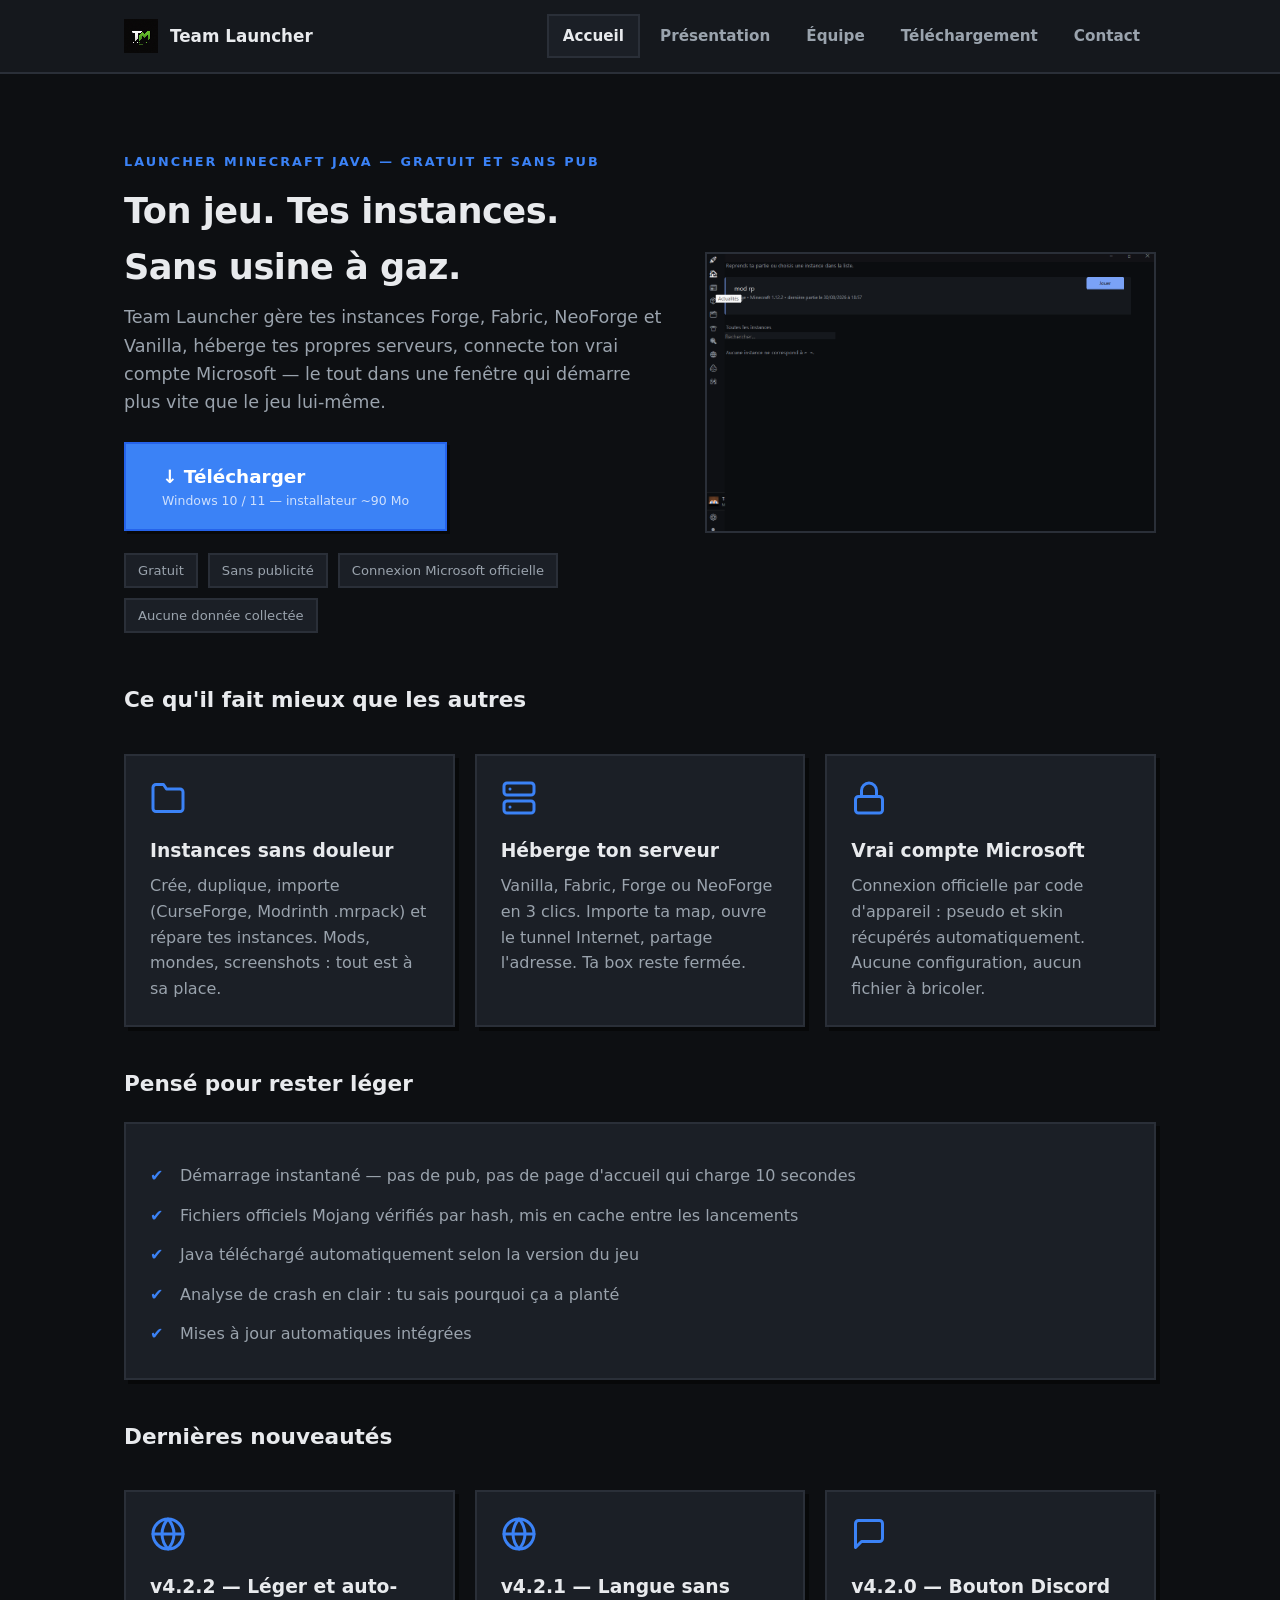
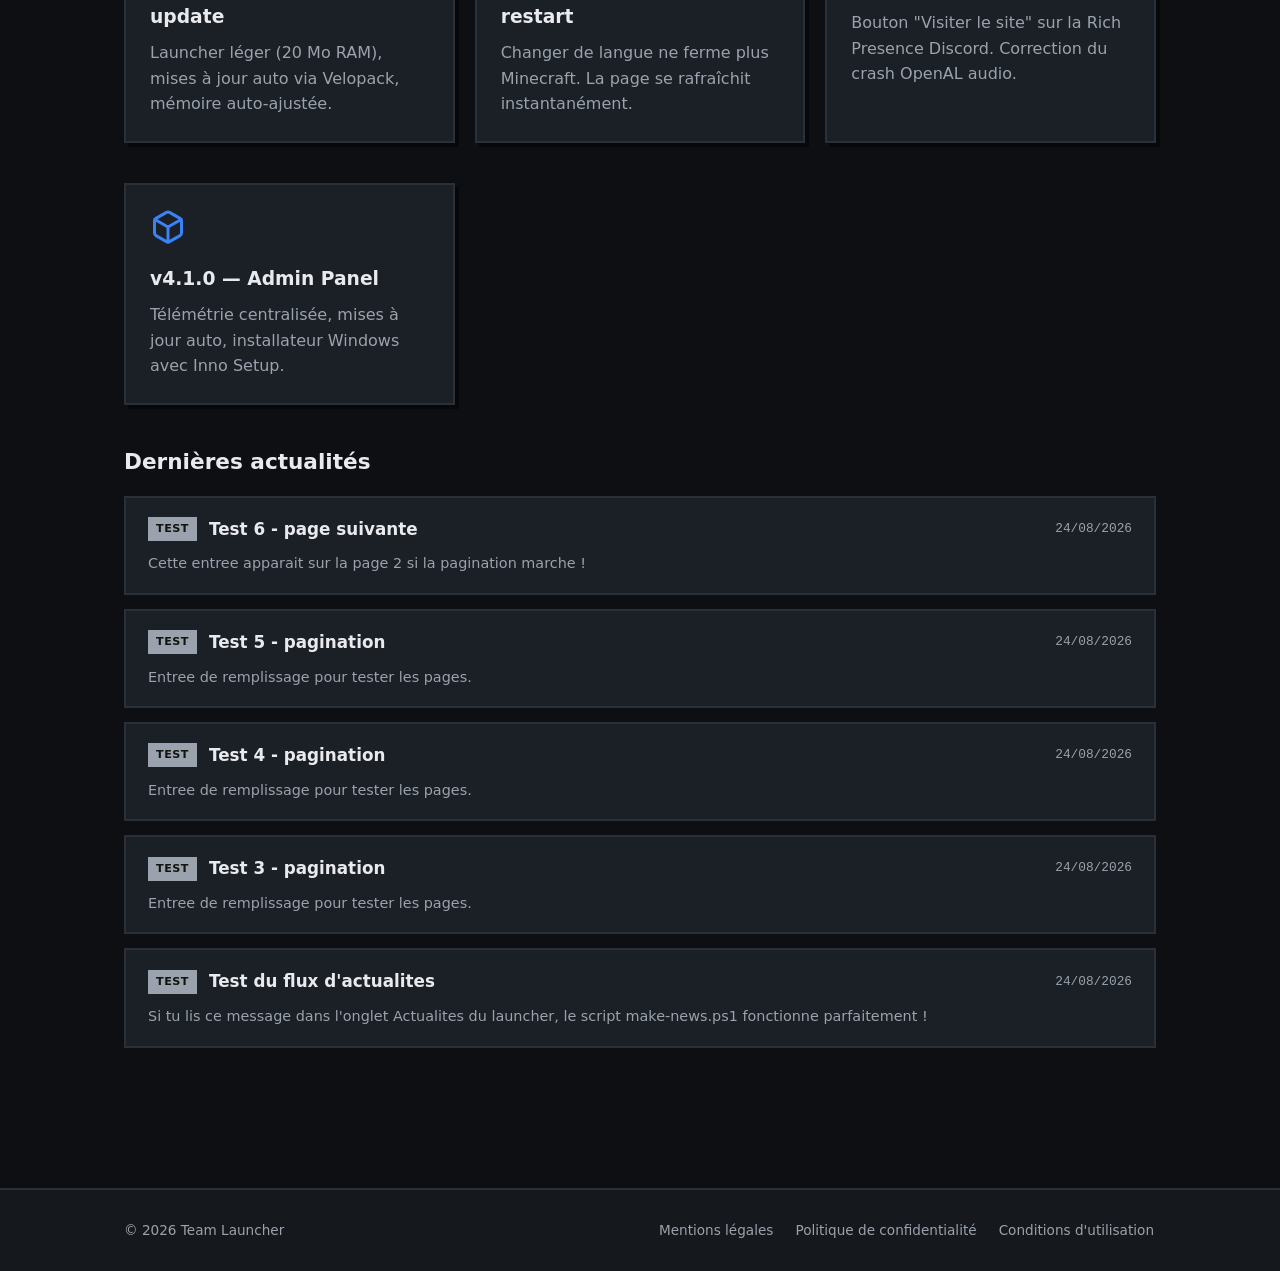
<file: site/website/index.html>
<!DOCTYPE html>
<html lang="fr">
<head>
    <meta charset="UTF-8">
    <meta name="viewport" content="width=device-width, initial-scale=1.0">
    <title>Team Launcher — Un launcher Minecraft léger, complet, sans fioritures</title>
    <meta name="description" content="Team Launcher est un launcher Minecraft Java gratuit : instances, mods, serveurs hébergés, Discord Rich Presence. Sans publicité, sans collecte de données.">
    <meta property="og:title" content="Team Launcher — Launcher Minecraft léger et complet">
    <meta property="og:description" content="Gère tes instances, mods et serveurs Minecraft. Gratuit, sans pub, connexion Microsoft officielle.">
    <meta property="og:type" content="website">
    <meta property="og:image" content="img/logo.png">
    <link rel="icon" href="img/logo.png">
    <link rel="stylesheet" href="css/style.css">
</head>
<body>

<header>
    <div class="navbar">
        <a class="brand" href="index.html">
            <img src="img/logo.png" alt="Logo Team Launcher">
            Team Launcher
        </a>
        <nav>
            <a href="index.html" class="active">Accueil</a>
            <a href="presentation.html">Présentation</a>
            <a href="equipe.html">Équipe</a>
            <a href="telechargement.html">Téléchargement</a>
            <a href="contact.html">Contact</a>
        </nav>
    </div>
</header>

<main>
    <section class="hero">
        <div>
            <div class="kicker">Launcher Minecraft Java — gratuit et sans pub</div>
            <h1>Ton jeu. Tes instances.<br>Sans usine à gaz.</h1>
            <p class="lead">
                Team Launcher gère tes instances Forge, Fabric, NeoForge et Vanilla,
                héberge tes propres serveurs, connecte ton vrai compte Microsoft —
                le tout dans une fenêtre qui démarre plus vite que le jeu lui-même.
            </p>
            <p style="margin-top: 26px;">
                <a class="btn btn-primary btn-big" href="telechargement.html">↓ Télécharger
                    <span class="sub">Windows 10 / 11 — installateur ~90 Mo</span>
                </a>
            </p>
            <div class="badge-row">
                <span class="badge">Gratuit</span>
                <span class="badge">Sans publicité</span>
                <span class="badge">Connexion Microsoft officielle</span>
                <span class="badge">Aucune donnée collectée</span>
            </div>
        </div>
        <div class="hero-shot">
            <img src="img/capture-accueil.png" alt="Capture d'écran du launcher Team Launcher">
        </div>
    </section>

    <h2>Ce qu'il fait mieux que les autres</h2>
    <div class="grid-3">
        <div class="card">
            <svg class="icon-svg" viewBox="0 0 24 24" fill="none" stroke="currentColor" stroke-width="2" stroke-linecap="round" stroke-linejoin="round"><path d="M22 19a2 2 0 0 1-2 2H4a2 2 0 0 1-2-2V5a2 2 0 0 1 2-2h5l2 3h9a2 2 0 0 1 2 2z"/></svg>
            <h3>Instances sans douleur</h3>
            <p>Crée, duplique, importe (CurseForge, Modrinth .mrpack) et répare
               tes instances. Mods, mondes, screenshots : tout est à sa place.</p>
        </div>
        <div class="card">
            <svg class="icon-svg" viewBox="0 0 24 24" fill="none" stroke="currentColor" stroke-width="2" stroke-linecap="round" stroke-linejoin="round"><rect x="2" y="2" width="20" height="8" rx="2" ry="2"/><rect x="2" y="14" width="20" height="8" rx="2" ry="2"/><line x1="6" y1="6" x2="6.01" y2="6"/><line x1="6" y1="18" x2="6.01" y2="18"/></svg>
            <h3>Héberge ton serveur</h3>
            <p>Vanilla, Fabric, Forge ou NeoForge en 3 clics. Importe ta map,
               ouvre le tunnel Internet, partage l'adresse. Ta box reste fermée.</p>
        </div>
        <div class="card">
            <svg class="icon-svg" viewBox="0 0 24 24" fill="none" stroke="currentColor" stroke-width="2" stroke-linecap="round" stroke-linejoin="round"><rect x="3" y="11" width="18" height="11" rx="2" ry="2"/><path d="M7 11V7a5 5 0 0 1 10 0v4"/></svg>
            <h3>Vrai compte Microsoft</h3>
            <p>Connexion officielle par code d'appareil : pseudo et skin récupérés
               automatiquement. Aucune configuration, aucun fichier à bricoler.</p>
        </div>
    </div>

    <h2>Pensé pour rester léger</h2>
    <div class="card">
        <ul class="checklist">
            <li>Démarrage instantané — pas de pub, pas de page d'accueil qui charge 10 secondes</li>
            <li>Fichiers officiels Mojang vérifiés par hash, mis en cache entre les lancements</li>
            <li>Java téléchargé automatiquement selon la version du jeu</li>
            <li>Analyse de crash en clair : tu sais pourquoi ça a planté</li>
            <li>Mises à jour automatiques intégrées</li>
        </ul>
    </div>

    <h2>Dernières nouveautés</h2>
    <div class="grid-3">
        <div class="card">
            <svg class="icon-svg" viewBox="0 0 24 24" fill="none" stroke="currentColor" stroke-width="2" stroke-linecap="round" stroke-linejoin="round"><circle cx="12" cy="12" r="10"/><line x1="2" y1="12" x2="22" y2="12"/><path d="M12 2a15.3 15.3 0 0 1 4 10 15.3 15.3 0 0 1-4 10 15.3 15.3 0 0 1-4-10 15.3 15.3 0 0 1 4-10z"/></svg>
            <h3>v4.2.2 — Léger et auto-update</h3>
            <p>Launcher léger (20 Mo RAM), mises à jour auto via Velopack, mémoire auto-ajustée.</p>
        </div>
        <div class="card">
            <svg class="icon-svg" viewBox="0 0 24 24" fill="none" stroke="currentColor" stroke-width="2" stroke-linecap="round" stroke-linejoin="round"><circle cx="12" cy="12" r="10"/><line x1="2" y1="12" x2="22" y2="12"/><path d="M12 2a15.3 15.3 0 0 1 4 10 15.3 15.3 0 0 1-4 10 15.3 15.3 0 0 1-4-10 15.3 15.3 0 0 1 4-10z"/></svg>
            <h3>v4.2.1 — Langue sans restart</h3>
            <p>Changer de langue ne ferme plus Minecraft. La page se rafraîchit instantanément.</p>
        </div>
        <div class="card">
            <svg class="icon-svg" viewBox="0 0 24 24" fill="none" stroke="currentColor" stroke-width="2" stroke-linecap="round" stroke-linejoin="round"><path d="M21 15a2 2 0 0 1-2 2H7l-4 4V5a2 2 0 0 1 2-2h14a2 2 0 0 1 2 2z"/></svg>
            <h3>v4.2.0 — Bouton Discord</h3>
            <p>Bouton "Visiter le site" sur la Rich Presence Discord. Correction du crash OpenAL audio.</p>
        </div>
        <div class="card">
            <svg class="icon-svg" viewBox="0 0 24 24" fill="none" stroke="currentColor" stroke-width="2" stroke-linecap="round" stroke-linejoin="round"><path d="M21 16V8a2 2 0 0 0-1-1.73l-7-4a2 2 0 0 0-2 0l-7 4A2 2 0 0 0 3 8v8a2 2 0 0 0 1 1.73l7 4a2 2 0 0 0 2 0l7-4A2 2 0 0 0 21 16z"/><polyline points="3.27 6.96 12 12.01 20.73 6.96"/><line x1="12" y1="22.08" x2="12" y2="12"/></svg>
            <h3>v4.1.0 — Admin Panel</h3>
            <p>Télémétrie centralisée, mises à jour auto, installateur Windows avec Inno Setup.</p>
        </div>
    </div>

    <h2>Dernières actualités</h2>
    <div id="news-feed" class="news-feed">
        <p class="news-loading">Chargement des actualités…</p>
    </div>
</main>

<footer>
    <div class="footer-inner">
        <span>© 2026 Team Launcher</span>
        <nav>
            <a href="mentions-legales.html">Mentions légales</a>
            <a href="confidentialite.html">Politique de confidentialité</a>
            <a href="conditions-utilisation.html">Conditions d'utilisation</a>
        </nav>
    </div>
</footer>

<script src="js/news.js"></script>
</body>
</html>
</file>
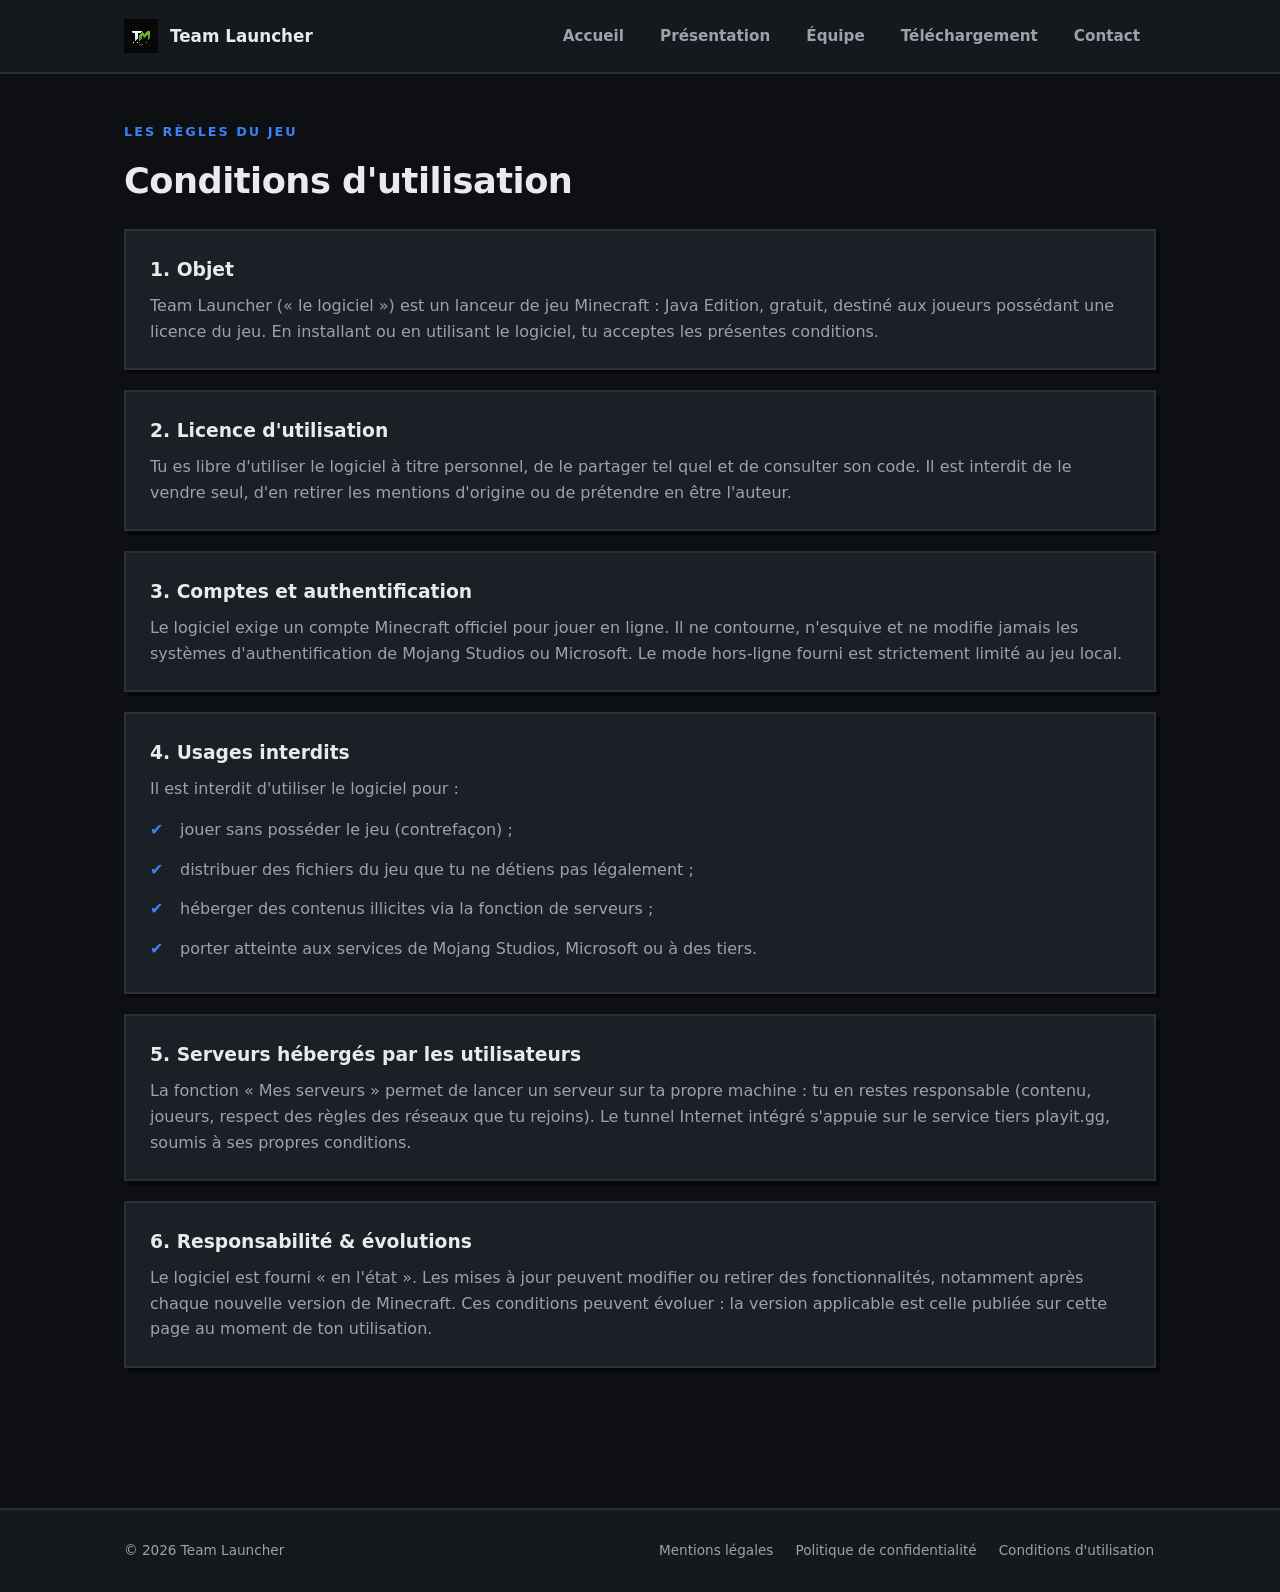
<file: site/maquette/conditions-utilisation.html>
<!DOCTYPE html>
<html lang="fr">
<head>
    <meta charset="UTF-8">
    <meta name="viewport" content="width=device-width, initial-scale=1.0">
    <title>Conditions d'utilisation — Team Launcher</title>
    <link rel="icon" href="img/logo.png">
    <link rel="stylesheet" href="css/style.css">
</head>
<body>

<header>
    <div class="navbar">
        <a class="brand" href="index.html">
            <img src="img/logo.png" alt="Logo Team Launcher">
            Team Launcher
        </a>
        <nav>
            <a href="index.html">Accueil</a>
            <a href="presentation.html">Présentation</a>
            <a href="equipe.html">Équipe</a>
            <a href="telechargement.html">Téléchargement</a>
            <a href="contact.html">Contact</a>
        </nav>
    </div>
</header>

<main>
    <div class="kicker">Les règles du jeu</div>
    <h1>Conditions d'utilisation</h1>

    <div class="card">
        <h3>1. Objet</h3>
        <p>Team Launcher (« le logiciel ») est un lanceur de jeu Minecraft : Java Edition,
           gratuit, destiné aux joueurs possédant une licence du jeu. En installant ou en
           utilisant le logiciel, tu acceptes les présentes conditions.</p>
    </div>

    <div class="card">
        <h3>2. Licence d'utilisation</h3>
        <p>Tu es libre d'utiliser le logiciel à titre personnel, de le partager tel quel et
           de consulter son code. Il est interdit de le vendre seul, d'en retirer les
           mentions d'origine ou de prétendre en être l'auteur.</p>
    </div>

    <div class="card">
        <h3>3. Comptes et authentification</h3>
        <p>Le logiciel exige un compte Minecraft officiel pour jouer en ligne. Il ne contourne,
           n'esquive et ne modifie jamais les systèmes d'authentification de Mojang Studios ou
           Microsoft. Le mode hors-ligne fourni est strictement limité au jeu local.</p>
    </div>

    <div class="card">
        <h3>4. Usages interdits</h3>
        <p>Il est interdit d'utiliser le logiciel pour :</p>
        <ul class="checklist" style="list-style:none;">
            <li style="padding-left:30px;">jouer sans posséder le jeu (contrefaçon) ;</li>
            <li style="padding-left:30px;">distribuer des fichiers du jeu que tu ne détiens pas légalement ;</li>
            <li style="padding-left:30px;">héberger des contenus illicites via la fonction de serveurs ;</li>
            <li style="padding-left:30px;">porter atteinte aux services de Mojang Studios, Microsoft ou à des tiers.</li>
        </ul>
    </div>

    <div class="card">
        <h3>5. Serveurs hébergés par les utilisateurs</h3>
        <p>La fonction « Mes serveurs » permet de lancer un serveur sur ta propre machine :
           tu en restes responsable (contenu, joueurs, respect des règles des réseaux que tu
           rejoins). Le tunnel Internet intégré s'appuie sur le service tiers playit.gg,
           soumis à ses propres conditions.</p>
    </div>

    <div class="card">
        <h3>6. Responsabilité &amp; évolutions</h3>
        <p>Le logiciel est fourni « en l'état ». Les mises à jour peuvent modifier ou retirer
           des fonctionnalités, notamment après chaque nouvelle version de Minecraft.
           Ces conditions peuvent évoluer : la version applicable est celle publiée sur cette
           page au moment de ton utilisation.</p>
    </div>
</main>

<footer>
    <div class="footer-inner">
        <span>© 2026 Team Launcher</span>
        <nav>
            <a href="mentions-legales.html">Mentions légales</a>
            <a href="confidentialite.html">Politique de confidentialité</a>
            <a href="conditions-utilisation.html">Conditions d'utilisation</a>
        </nav>
    </div>
</footer>

</body>
</html>
</file>
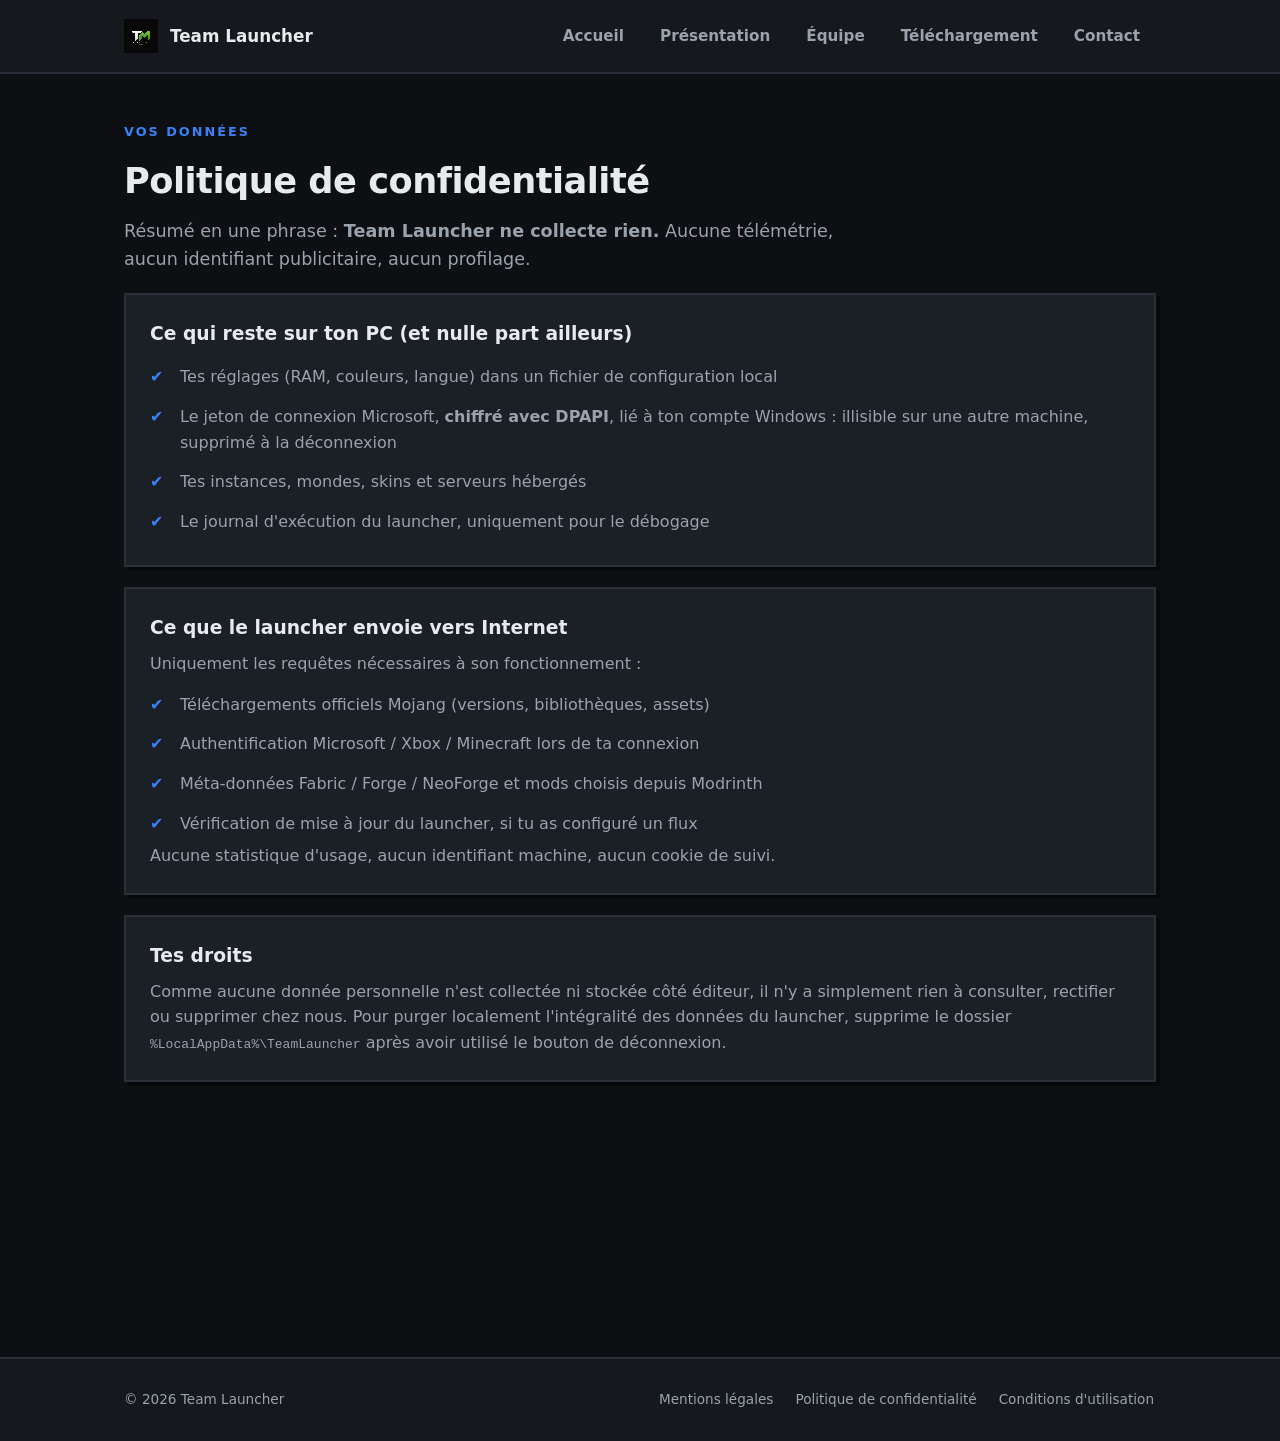
<file: site/maquette/confidentialite.html>
<!DOCTYPE html>
<html lang="fr">
<head>
    <meta charset="UTF-8">
    <meta name="viewport" content="width=device-width, initial-scale=1.0">
    <title>Politique de confidentialité — Team Launcher</title>
    <link rel="icon" href="img/logo.png">
    <link rel="stylesheet" href="css/style.css">
</head>
<body>

<header>
    <div class="navbar">
        <a class="brand" href="index.html">
            <img src="img/logo.png" alt="Logo Team Launcher">
            Team Launcher
        </a>
        <nav>
            <a href="index.html">Accueil</a>
            <a href="presentation.html">Présentation</a>
            <a href="equipe.html">Équipe</a>
            <a href="telechargement.html">Téléchargement</a>
            <a href="contact.html">Contact</a>
        </nav>
    </div>
</header>

<main>
    <div class="kicker">Vos données</div>
    <h1>Politique de confidentialité</h1>

    <p class="lead">Résumé en une phrase : <strong>Team Launcher ne collecte rien.</strong>
       Aucune télémétrie, aucun identifiant publicitaire, aucun profilage.</p>

    <div class="card">
        <h3>Ce qui reste sur ton PC (et nulle part ailleurs)</h3>
        <ul class="checklist">
            <li>Tes réglages (RAM, couleurs, langue) dans un fichier de configuration local</li>
            <li>Le jeton de connexion Microsoft, <strong>chiffré avec DPAPI</strong>,
                lié à ton compte Windows : illisible sur une autre machine, supprimé à la déconnexion</li>
            <li>Tes instances, mondes, skins et serveurs hébergés</li>
            <li>Le journal d'exécution du launcher, uniquement pour le débogage</li>
        </ul>
    </div>

    <div class="card">
        <h3>Ce que le launcher envoie vers Internet</h3>
        <p>Uniquement les requêtes nécessaires à son fonctionnement :</p>
        <ul class="checklist">
            <li>Téléchargements officiels Mojang (versions, bibliothèques, assets)</li>
            <li>Authentification Microsoft / Xbox / Minecraft lors de ta connexion</li>
            <li>Méta-données Fabric / Forge / NeoForge et mods choisis depuis Modrinth</li>
            <li>Vérification de mise à jour du launcher, si tu as configuré un flux</li>
        </ul>
        <p>Aucune statistique d'usage, aucun identifiant machine, aucun cookie de suivi.</p>
    </div>

    <div class="card">
        <h3>Tes droits</h3>
        <p>Comme aucune donnée personnelle n'est collectée ni stockée côté éditeur,
           il n'y a simplement rien à consulter, rectifier ou supprimer chez nous.
           Pour purger localement l'intégralité des données du launcher, supprime le dossier
           <code>%LocalAppData%\TeamLauncher</code> après avoir utilisé le bouton de déconnexion.</p>
    </div>

    <div class="card">
        <h3>Contact</h3>
        <p>Une question sur cette politique : <a href="contact.html">page Contact</a>.</p>
    </div>
</main>

<footer>
    <div class="footer-inner">
        <span>© 2026 Team Launcher</span>
        <nav>
            <a href="mentions-legales.html">Mentions légales</a>
            <a href="confidentialite.html">Politique de confidentialité</a>
            <a href="conditions-utilisation.html">Conditions d'utilisation</a>
        </nav>
    </div>
</footer>

</body>
</html>
</file>
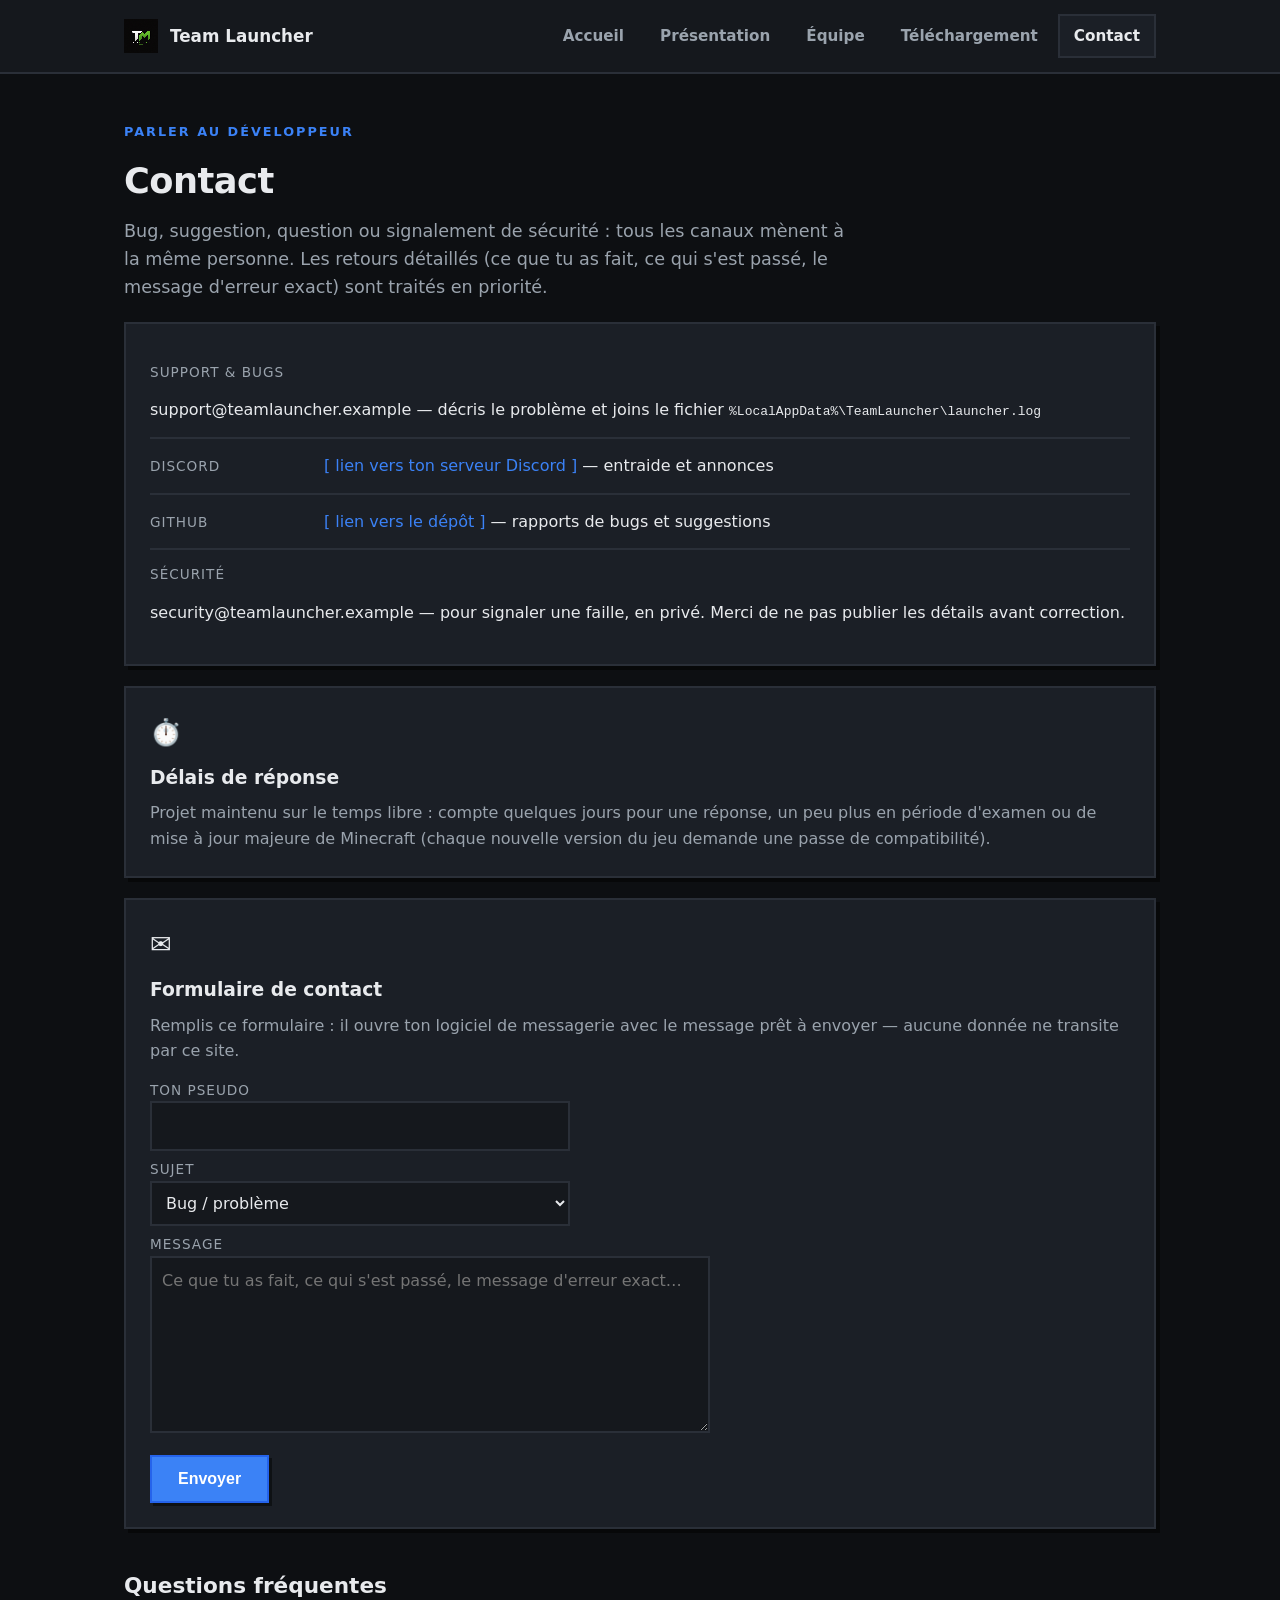
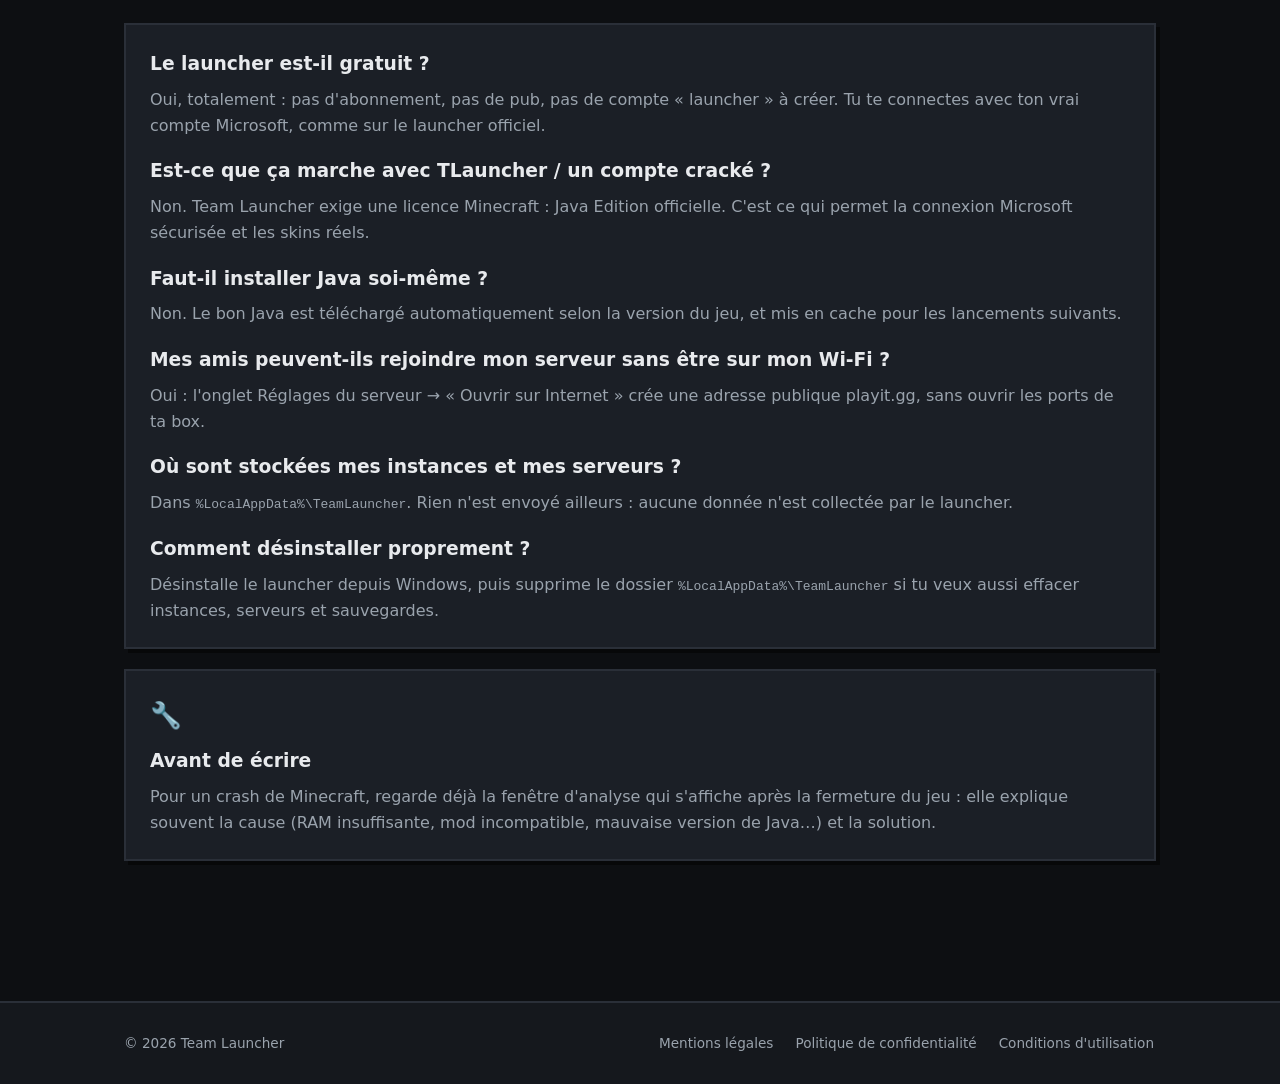
<file: site/maquette/contact.html>
<!DOCTYPE html>
<html lang="fr">
<head>
    <meta charset="UTF-8">
    <meta name="viewport" content="width=device-width, initial-scale=1.0">
    <title>Contact — Team Launcher</title>
    <link rel="icon" href="img/logo.png">
    <link rel="stylesheet" href="css/style.css">
</head>
<body>

<header>
    <div class="navbar">
        <a class="brand" href="index.html">
            <img src="img/logo.png" alt="Logo Team Launcher">
            Team Launcher
        </a>
        <nav>
            <a href="index.html">Accueil</a>
            <a href="presentation.html">Présentation</a>
            <a href="equipe.html">Équipe</a>
            <a href="telechargement.html">Téléchargement</a>
            <a href="contact.html" class="active">Contact</a>
        </nav>
    </div>
</header>

<main>
    <div class="kicker">Parler au développeur</div>
    <h1>Contact</h1>
    <p class="lead">
        Bug, suggestion, question ou signalement de sécurité : tous les canaux mènent
        à la même personne. Les retours détaillés (ce que tu as fait, ce qui s'est passé,
        le message d'erreur exact) sont traités en priorité.
    </p>

    <div class="card">
        <div class="contact-line">
            <span class="contact-label">Support &amp; bugs</span>
            <span>support@teamlauncher.example — décris le problème et joins le fichier
                  <code>%LocalAppData%\TeamLauncher\launcher.log</code></span>
        </div>
        <div class="contact-line">
            <span class="contact-label">Discord</span>
            <span><a href="#">[ lien vers ton serveur Discord ]</a> — entraide et annonces</span>
        </div>
        <div class="contact-line">
            <span class="contact-label">GitHub</span>
            <span><a href="#">[ lien vers le dépôt ]</a> — rapports de bugs et suggestions</span>
        </div>
        <div class="contact-line">
            <span class="contact-label">Sécurité</span>
            <span>security@teamlauncher.example — pour signaler une faille, en privé.
                  Merci de ne pas publier les détails avant correction.</span>
        </div>
    </div>

    <div class="card">
        <span class="icon">⏱️</span>
        <h3>Délais de réponse</h3>
        <p>Projet maintenu sur le temps libre : compte quelques jours pour une réponse,
           un peu plus en période d'examen ou de mise à jour majeure de Minecraft
           (chaque nouvelle version du jeu demande une passe de compatibilité).</p>
    </div>

    <div class="card">
        <span class="icon">✉️</span>
        <h3>Formulaire de contact</h3>
        <p>Remplis ce formulaire : il ouvre ton logiciel de messagerie avec le message
           prêt à envoyer — aucune donnée ne transite par ce site.</p>
        <form id="contact-form" style="margin-top: 16px;">
            <p style="margin-bottom: 8px;">
                <label for="cf-name" style="display:block; font-size:.85rem; color: var(--muted); text-transform:uppercase; letter-spacing:1px;">Ton pseudo</label>
                <input id="cf-name" name="name" type="text" required style="width:100%; max-width:420px; padding:10px; background:var(--panel); color:var(--text); border:2px solid var(--border); font:inherit;">
            </p>
            <p style="margin-bottom: 8px;">
                <label for="cf-subject" style="display:block; font-size:.85rem; color: var(--muted); text-transform:uppercase; letter-spacing:1px;">Sujet</label>
                <select id="cf-subject" name="subject" style="width:100%; max-width:420px; padding:10px; background:var(--panel); color:var(--text); border:2px solid var(--border); font:inherit;">
                    <option>Bug / problème</option>
                    <option>Suggestion</option>
                    <option>Question</option>
                    <option>Autre</option>
                </select>
            </p>
            <p style="margin-bottom: 14px;">
                <label for="cf-message" style="display:block; font-size:.85rem; color: var(--muted); text-transform:uppercase; letter-spacing:1px;">Message</label>
                <textarea id="cf-message" name="message" rows="6" required
                    placeholder="Ce que tu as fait, ce qui s'est passé, le message d'erreur exact…"
                    style="width:100%; max-width:560px; padding:10px; background:var(--panel); color:var(--text); border:2px solid var(--border); font:inherit; resize:vertical;"></textarea>
            </p>
            <button class="btn btn-primary" type="submit">Envoyer</button>
        </form>
    </div>

    <h2>Questions fréquentes</h2>
    <div class="card">
        <h3>Le launcher est-il gratuit ?</h3>
        <p>Oui, totalement : pas d'abonnement, pas de pub, pas de compte « launcher » à créer.
           Tu te connectes avec ton vrai compte Microsoft, comme sur le launcher officiel.</p>
        <h3 style="margin-top:18px;">Est-ce que ça marche avec TLauncher / un compte cracké ?</h3>
        <p>Non. Team Launcher exige une licence Minecraft : Java Edition officielle.
           C'est ce qui permet la connexion Microsoft sécurisée et les skins réels.</p>
        <h3 style="margin-top:18px;">Faut-il installer Java soi-même ?</h3>
        <p>Non. Le bon Java est téléchargé automatiquement selon la version du jeu,
           et mis en cache pour les lancements suivants.</p>
        <h3 style="margin-top:18px;">Mes amis peuvent-ils rejoindre mon serveur sans être sur mon Wi-Fi ?</h3>
        <p>Oui : l'onglet Réglages du serveur → « Ouvrir sur Internet » crée une adresse
           publique playit.gg, sans ouvrir les ports de ta box.</p>
        <h3 style="margin-top:18px;">Où sont stockées mes instances et mes serveurs ?</h3>
        <p>Dans <code>%LocalAppData%\TeamLauncher</code>. Rien n'est envoyé ailleurs :
           aucune donnée n'est collectée par le launcher.</p>
        <h3 style="margin-top:18px;">Comment désinstaller proprement ?</h3>
        <p>Désinstalle le launcher depuis Windows, puis supprime le dossier
           <code>%LocalAppData%\TeamLauncher</code> si tu veux aussi effacer instances,
           serveurs et sauvegardes.</p>
    </div>

    <div class="card">
        <span class="icon">🔧</span>
        <h3>Avant de écrire</h3>
        <p>Pour un crash de Minecraft, regarde déjà la fenêtre d'analyse qui s'affiche
           après la fermeture du jeu : elle explique souvent la cause (RAM insuffisante,
           mod incompatible, mauvaise version de Java…) et la solution.</p>
    </div>
</main>

<script>
document.getElementById("contact-form").addEventListener("submit", function (e) {
    e.preventDefault();
    var name = document.getElementById("cf-name").value.trim();
    var subject = document.getElementById("cf-subject").value;
    var message = document.getElementById("cf-message").value.trim();
    var body = "Pseudo : " + name + "\n\n" + message;
    window.location.href = "mailto:support@teamlauncher.example"
        + "?subject=" + encodeURIComponent("[Team Launcher] " + subject)
        + "&body=" + encodeURIComponent(body);
});
</script>

<footer>
    <div class="footer-inner">
        <span>© 2026 Team Launcher</span>
        <nav>
            <a href="mentions-legales.html">Mentions légales</a>
            <a href="confidentialite.html">Politique de confidentialité</a>
            <a href="conditions-utilisation.html">Conditions d'utilisation</a>
        </nav>
    </div>
</footer>

</body>
</html>
</file>
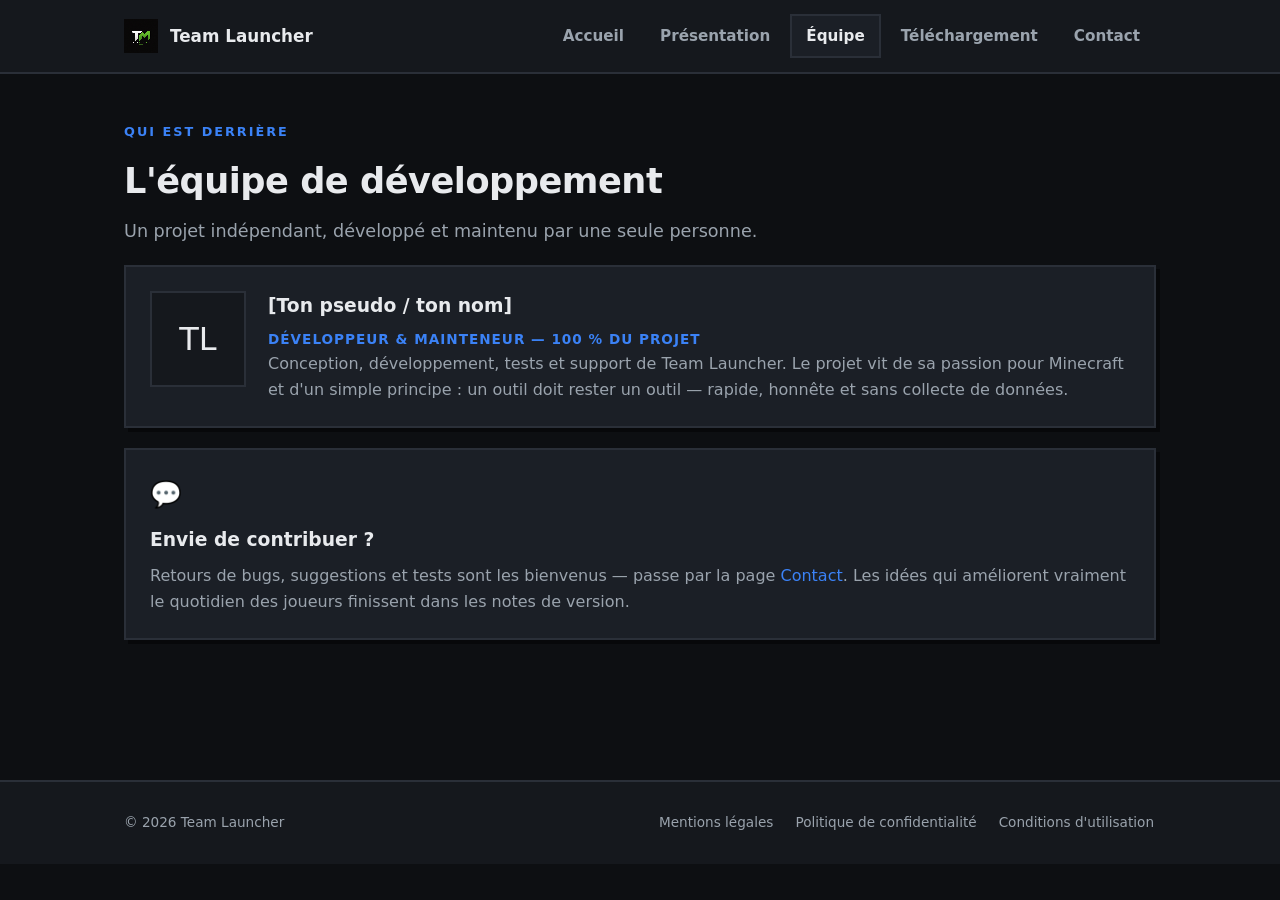
<file: site/maquette/equipe.html>
<!DOCTYPE html>
<html lang="fr">
<head>
    <meta charset="UTF-8">
    <meta name="viewport" content="width=device-width, initial-scale=1.0">
    <title>Équipe — Team Launcher</title>
    <link rel="icon" href="img/logo.png">
    <link rel="stylesheet" href="css/style.css">
</head>
<body>

<header>
    <div class="navbar">
        <a class="brand" href="index.html">
            <img src="img/logo.png" alt="Logo Team Launcher">
            Team Launcher
        </a>
        <nav>
            <a href="index.html">Accueil</a>
            <a href="presentation.html">Présentation</a>
            <a href="equipe.html" class="active">Équipe</a>
            <a href="telechargement.html">Téléchargement</a>
            <a href="contact.html">Contact</a>
        </nav>
    </div>
</header>

<main>
    <div class="kicker">Qui est derrière</div>
    <h1>L'équipe de développement</h1>
    <p class="lead">Un projet indépendant, développé et maintenu par une seule personne.</p>

    <div class="card member">
        <div class="avatar">TL</div>
        <div>
            <h3>[Ton pseudo / ton nom]</h3>
            <div class="role">Développeur &amp; mainteneur — 100 % du projet</div>
            <p>
                Conception, développement, tests et support de Team Launcher.
                Le projet vit de sa passion pour Minecraft et d'un simple principe :
                un outil doit rester un outil — rapide, honnête et sans collecte de données.
            </p>
            <!-- Ajoute ici tes liens :
            <p style="margin-top:10px;">
                <a href="#">GitHub</a> · <a href="#">Discord</a> · <a href="#">YouTube</a>
            </p>
            -->
        </div>
    </div>

    <div class="card">
        <span class="icon">💬</span>
        <h3>Envie de contribuer ?</h3>
        <p>Retours de bugs, suggestions et tests sont les bienvenus — passe par la page
           <a href="contact.html">Contact</a>. Les idées qui améliorent vraiment le quotidien
           des joueurs finissent dans les notes de version.</p>
    </div>
</main>

<footer>
    <div class="footer-inner">
        <span>© 2026 Team Launcher</span>
        <nav>
            <a href="mentions-legales.html">Mentions légales</a>
            <a href="confidentialite.html">Politique de confidentialité</a>
            <a href="conditions-utilisation.html">Conditions d'utilisation</a>
        </nav>
    </div>
</footer>

</body>
</html>
</file>
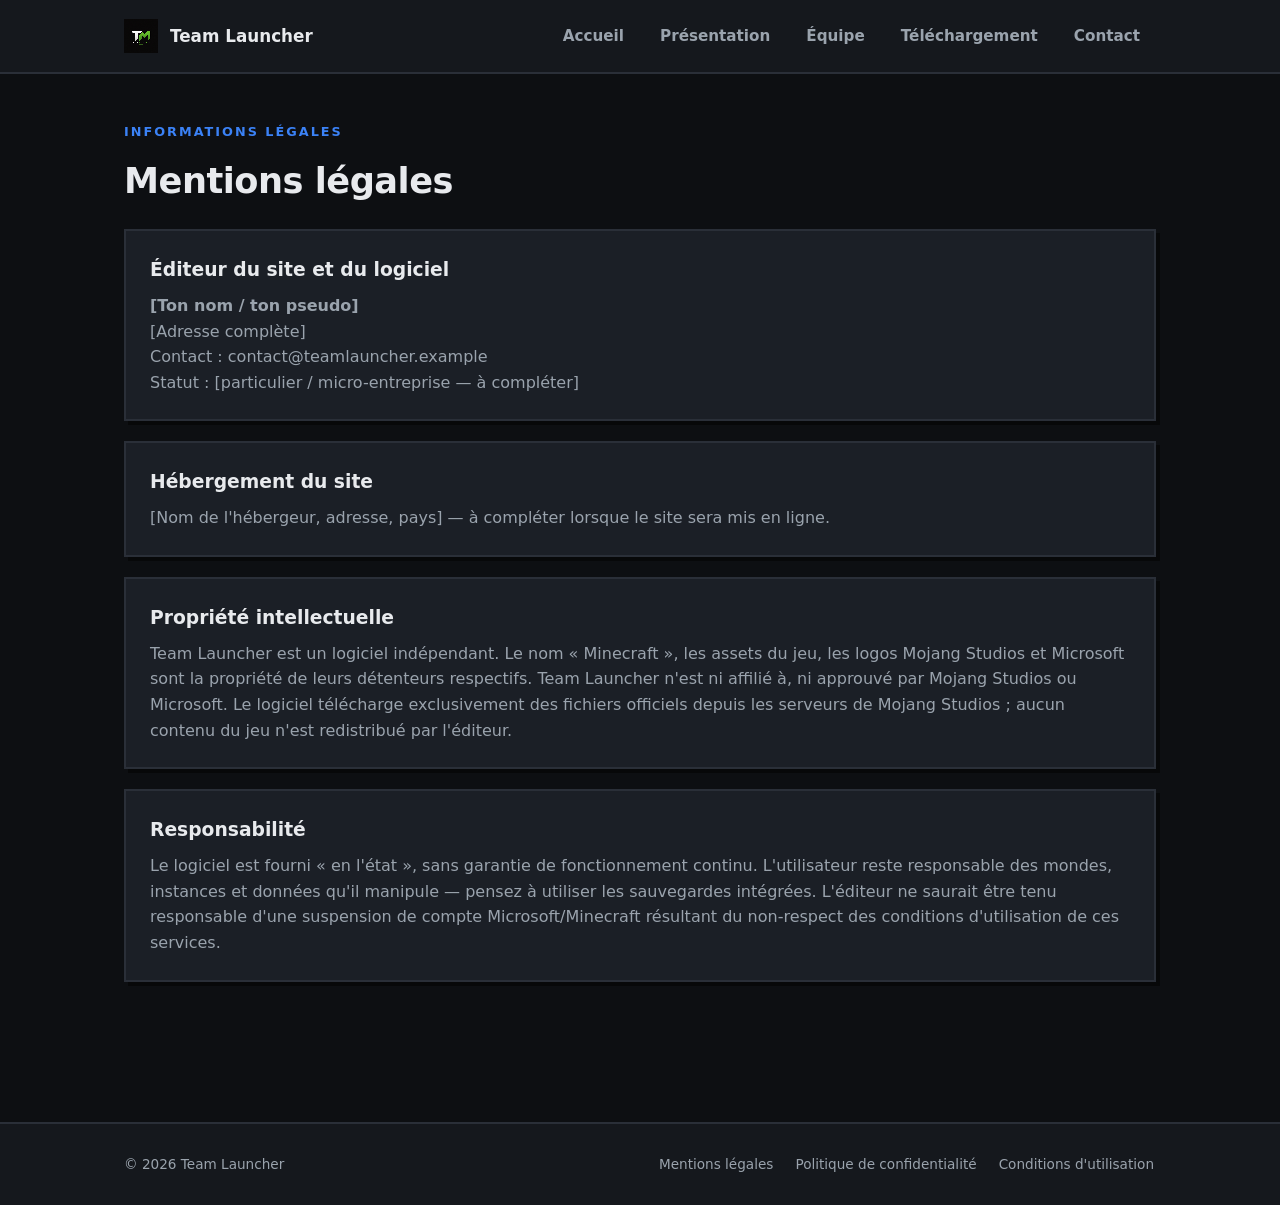
<file: site/maquette/mentions-legales.html>
<!DOCTYPE html>
<html lang="fr">
<head>
    <meta charset="UTF-8">
    <meta name="viewport" content="width=device-width, initial-scale=1.0">
    <title>Mentions légales — Team Launcher</title>
    <link rel="icon" href="img/logo.png">
    <link rel="stylesheet" href="css/style.css">
</head>
<body>

<header>
    <div class="navbar">
        <a class="brand" href="index.html">
            <img src="img/logo.png" alt="Logo Team Launcher">
            Team Launcher
        </a>
        <nav>
            <a href="index.html">Accueil</a>
            <a href="presentation.html">Présentation</a>
            <a href="equipe.html">Équipe</a>
            <a href="telechargement.html">Téléchargement</a>
            <a href="contact.html">Contact</a>
        </nav>
    </div>
</header>

<main>
    <div class="kicker">Informations légales</div>
    <h1>Mentions légales</h1>

    <div class="card">
        <h3>Éditeur du site et du logiciel</h3>
        <p><strong>[Ton nom / ton pseudo]</strong><br>
           [Adresse complète]<br>
           Contact : contact@teamlauncher.example<br>
           Statut : [particulier / micro-entreprise — à compléter]</p>
    </div>

    <div class="card">
        <h3>Hébergement du site</h3>
        <p>[Nom de l'hébergeur, adresse, pays] — à compléter lorsque le site sera mis en ligne.</p>
    </div>

    <div class="card">
        <h3>Propriété intellectuelle</h3>
        <p>Team Launcher est un logiciel indépendant. Le nom « Minecraft », les assets du jeu,
           les logos Mojang Studios et Microsoft sont la propriété de leurs détenteurs respectifs.
           Team Launcher n'est ni affilié à, ni approuvé par Mojang Studios ou Microsoft.
           Le logiciel télécharge exclusivement des fichiers officiels depuis les serveurs de
           Mojang Studios ; aucun contenu du jeu n'est redistribué par l'éditeur.</p>
    </div>

    <div class="card">
        <h3>Responsabilité</h3>
        <p>Le logiciel est fourni « en l'état », sans garantie de fonctionnement continu.
           L'utilisateur reste responsable des mondes, instances et données qu'il manipule —
           pensez à utiliser les sauvegardes intégrées. L'éditeur ne saurait être tenu
           responsable d'une suspension de compte Microsoft/Minecraft résultant du non-respect
           des conditions d'utilisation de ces services.</p>
    </div>
</main>

<footer>
    <div class="footer-inner">
        <span>© 2026 Team Launcher</span>
        <nav>
            <a href="mentions-legales.html">Mentions légales</a>
            <a href="confidentialite.html">Politique de confidentialité</a>
            <a href="conditions-utilisation.html">Conditions d'utilisation</a>
        </nav>
    </div>
</footer>

</body>
</html>
</file>
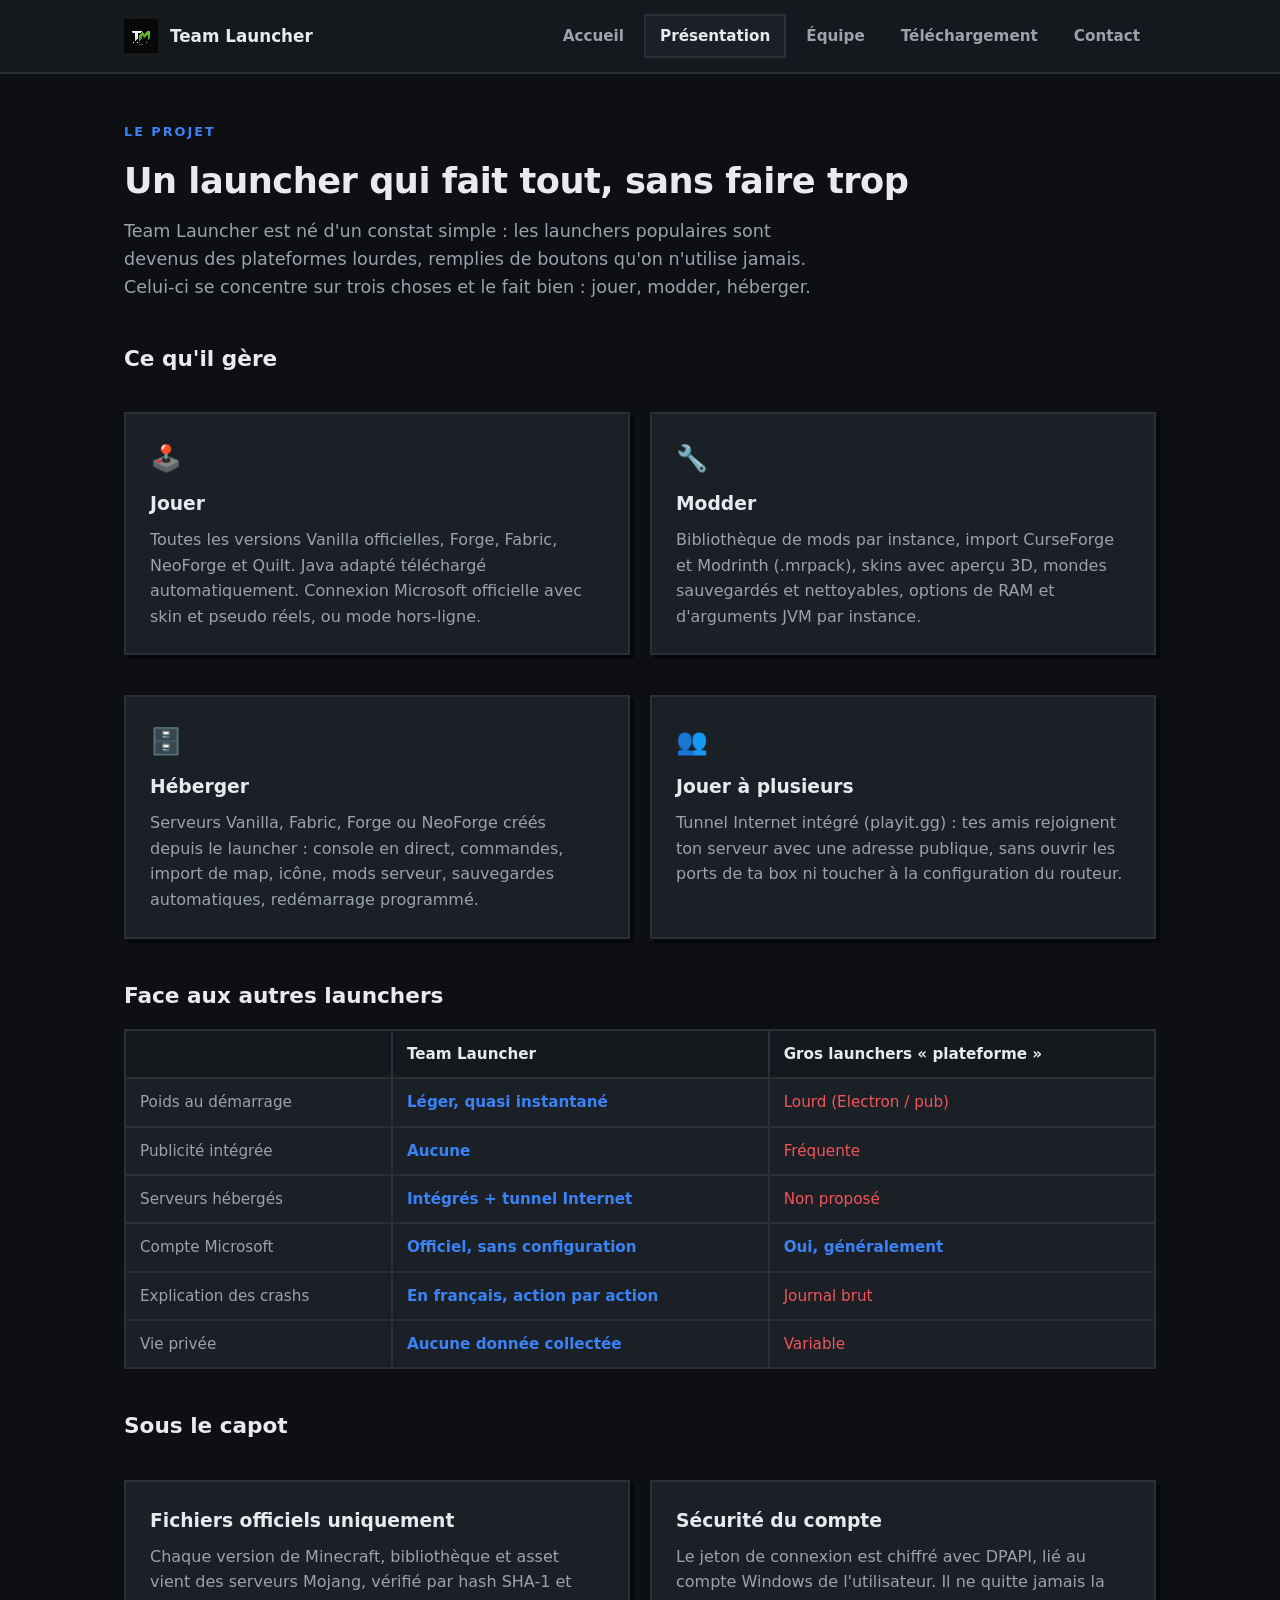
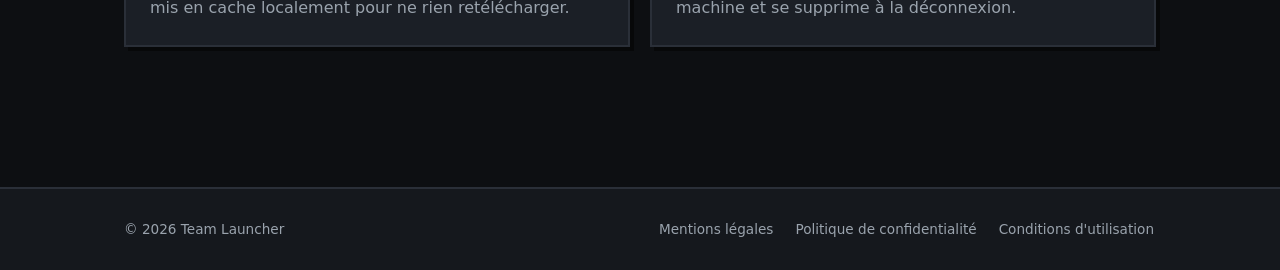
<file: site/maquette/presentation.html>
<!DOCTYPE html>
<html lang="fr">
<head>
    <meta charset="UTF-8">
    <meta name="viewport" content="width=device-width, initial-scale=1.0">
    <title>Présentation — Team Launcher</title>
    <link rel="icon" href="img/logo.png">
    <link rel="stylesheet" href="css/style.css">
</head>
<body>

<header>
    <div class="navbar">
        <a class="brand" href="index.html">
            <img src="img/logo.png" alt="Logo Team Launcher">
            Team Launcher
        </a>
        <nav>
            <a href="index.html">Accueil</a>
            <a href="presentation.html" class="active">Présentation</a>
            <a href="equipe.html">Équipe</a>
            <a href="telechargement.html">Téléchargement</a>
            <a href="contact.html">Contact</a>
        </nav>
    </div>
</header>

<main>
    <div class="kicker">Le projet</div>
    <h1>Un launcher qui fait tout, sans faire trop</h1>
    <p class="lead">
        Team Launcher est né d'un constat simple : les launchers populaires sont devenus
        des plateformes lourdes, remplies de boutons qu'on n'utilise jamais.
        Celui-ci se concentre sur trois choses et le fait bien : jouer, modder, héberger.
    </p>

    <h2>Ce qu'il gère</h2>
    <div class="grid-2">
        <div class="card">
            <span class="icon">🕹️</span>
            <h3>Jouer</h3>
            <p>Toutes les versions Vanilla officielles, Forge, Fabric, NeoForge et Quilt.
               Java adapté téléchargé automatiquement. Connexion Microsoft officielle
               avec skin et pseudo réels, ou mode hors-ligne.</p>
        </div>
        <div class="card">
            <span class="icon">🔧</span>
            <h3>Modder</h3>
            <p>Bibliothèque de mods par instance, import CurseForge et Modrinth (.mrpack),
               skins avec aperçu 3D, mondes sauvegardés et nettoyables,
               options de RAM et d'arguments JVM par instance.</p>
        </div>
        <div class="card">
            <span class="icon">🗄️</span>
            <h3>Héberger</h3>
            <p>Serveurs Vanilla, Fabric, Forge ou NeoForge créés depuis le launcher :
               console en direct, commandes, import de map, icône, mods serveur,
               sauvegardes automatiques, redémarrage programmé.</p>
        </div>
        <div class="card">
            <span class="icon">👥</span>
            <h3>Jouer à plusieurs</h3>
            <p>Tunnel Internet intégré (playit.gg) : tes amis rejoignent ton serveur
               avec une adresse publique, sans ouvrir les ports de ta box ni toucher
               à la configuration du routeur.</p>
        </div>
    </div>

    <h2>Face aux autres launchers</h2>
    <table>
        <tr><th></th><th>Team Launcher</th><th>Gros launchers « plateforme »</th></tr>
        <tr><td>Poids au démarrage</td><td class="ok">Léger, quasi instantané</td><td class="no">Lourd (Electron / pub)</td></tr>
        <tr><td>Publicité intégrée</td><td class="ok">Aucune</td><td class="no">Fréquente</td></tr>
        <tr><td>Serveurs hébergés</td><td class="ok">Intégrés + tunnel Internet</td><td class="no">Non proposé</td></tr>
        <tr><td>Compte Microsoft</td><td class="ok">Officiel, sans configuration</td><td class="ok">Oui, généralement</td></tr>
        <tr><td>Explication des crashs</td><td class="ok">En français, action par action</td><td class="no">Journal brut</td></tr>
        <tr><td>Vie privée</td><td class="ok">Aucune donnée collectée</td><td class="no">Variable</td></tr>
    </table>

    <h2>Sous le capot</h2>
    <div class="grid-2">
        <div class="card">
            <h3>Fichiers officiels uniquement</h3>
            <p>Chaque version de Minecraft, bibliothèque et asset vient des serveurs Mojang,
               vérifié par hash SHA-1 et mis en cache localement pour ne rien retélécharger.</p>
        </div>
        <div class="card">
            <h3>Sécurité du compte</h3>
            <p>Le jeton de connexion est chiffré avec DPAPI, lié au compte Windows de
               l'utilisateur. Il ne quitte jamais la machine et se supprime à la déconnexion.</p>
        </div>
    </div>
</main>

<footer>
    <div class="footer-inner">
        <span>© 2026 Team Launcher</span>
        <nav>
            <a href="mentions-legales.html">Mentions légales</a>
            <a href="confidentialite.html">Politique de confidentialité</a>
            <a href="conditions-utilisation.html">Conditions d'utilisation</a>
        </nav>
    </div>
</footer>

</body>
</html>
</file>
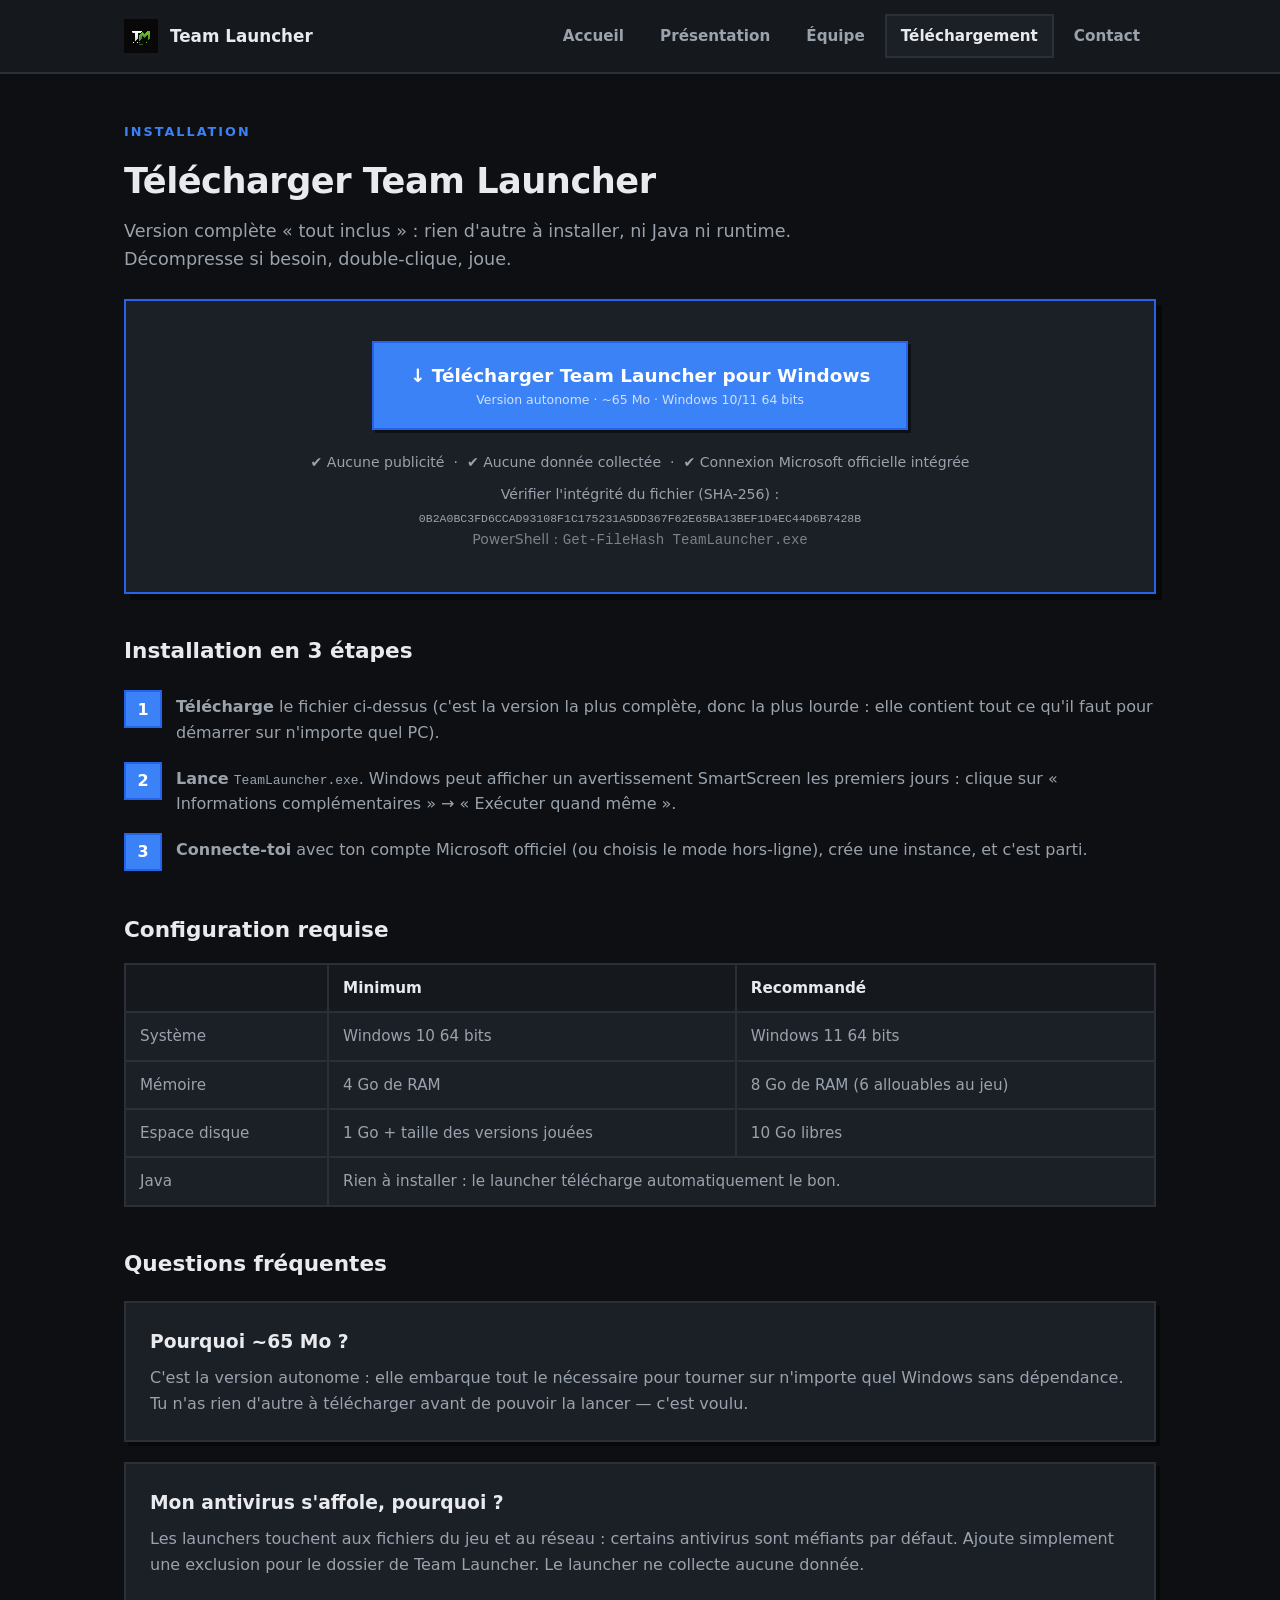
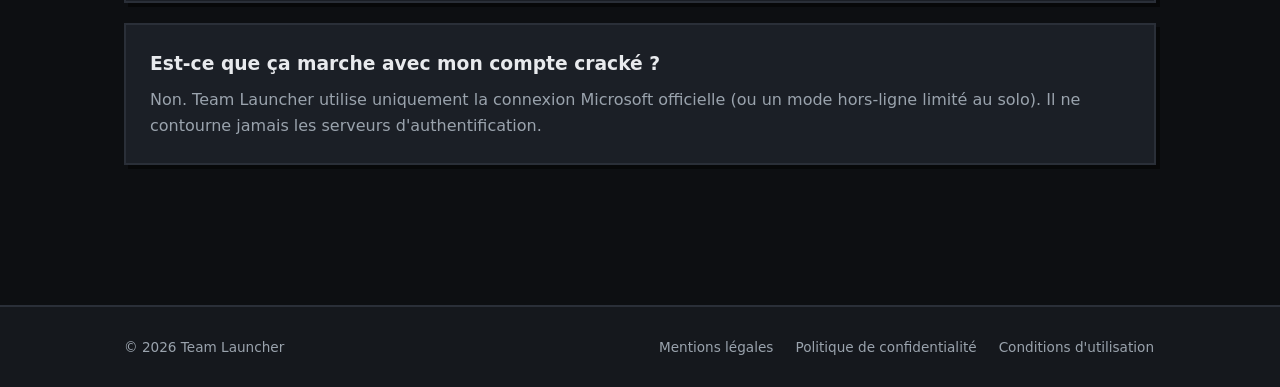
<file: site/maquette/telechargement.html>
<!DOCTYPE html>
<html lang="fr">
<head>
    <meta charset="UTF-8">
    <meta name="viewport" content="width=device-width, initial-scale=1.0">
    <title>Téléchargement — Team Launcher</title>
    <link rel="icon" href="img/logo.png">
    <link rel="stylesheet" href="css/style.css">
</head>
<body>

<header>
    <div class="navbar">
        <a class="brand" href="index.html">
            <img src="img/logo.png" alt="Logo Team Launcher">
            Team Launcher
        </a>
        <nav>
            <a href="index.html">Accueil</a>
            <a href="presentation.html">Présentation</a>
            <a href="equipe.html">Équipe</a>
            <a href="telechargement.html" class="active">Téléchargement</a>
            <a href="contact.html">Contact</a>
        </nav>
    </div>
</header>

<main>
    <div class="kicker">Installation</div>
    <h1>Télécharger Team Launcher</h1>
    <p class="lead">
        Version complète « tout inclus » : rien d'autre à installer, ni Java ni runtime.
        Décompresse si besoin, double-clique, joue.
    </p>

    <div class="dl-box">
        <p style="margin-bottom: 20px;">
            <!-- Chemin relatif vers l'exécutable autonome du dépôt.
                 En production, remplace par l'URL de ton serveur / GitHub Releases. -->
            <a class="btn btn-primary btn-big"
               href="https://github.com/teamstarwars-dev/Team-Luncher-/releases/download/v3.5.3/TeamLauncher.exe" download>
                ↓ Télécharger Team Launcher pour Windows
                <span class="sub">Version autonome · ~65 Mo · Windows 10/11 64 bits</span>
            </a>
        </p>
        <p class="dl-note">
            ✔ Aucune publicité &nbsp;·&nbsp; ✔ Aucune donnée collectée &nbsp;·&nbsp;
            ✔ Connexion Microsoft officielle intégrée
        </p>
        <!-- Hash SHA-256 de dist-autonome/TeamLauncher.exe : à régénérer après chaque
             rebuild (Get-FileHash TeamLauncher.exe -Algorithm SHA256) -->
        <p class="dl-note" style="margin-top: 10px;">
            Vérifier l'intégrité du fichier (SHA-256) :<br>
            <code style="font-size: .72rem; word-break: break-all;">0B2A0BC3FD6CCAD93108F1C175231A5DD367F62E65BA13BEF1D4EC44D6B7428B</code><br>
            <span style="opacity:.75;">PowerShell : <code>Get-FileHash TeamLauncher.exe</code></span>
        </p>
    </div>

    <h2>Installation en 3 étapes</h2>
    <ol class="steps">
        <li><strong>Télécharge</strong> le fichier ci-dessus (c'est la version la plus
            complète, donc la plus lourde : elle contient tout ce qu'il faut pour démarrer
            sur n'importe quel PC).</li>
        <li><strong>Lance</strong> <code>TeamLauncher.exe</code>.
            Windows peut afficher un avertissement SmartScreen les premiers jours :
            clique sur « Informations complémentaires » → « Exécuter quand même ».</li>
        <li><strong>Connecte-toi</strong> avec ton compte Microsoft officiel
            (ou choisis le mode hors-ligne), crée une instance, et c'est parti.</li>
    </ol>

    <h2>Configuration requise</h2>
    <table>
        <tr><th></th><th>Minimum</th><th>Recommandé</th></tr>
        <tr><td>Système</td><td>Windows 10 64 bits</td><td>Windows 11 64 bits</td></tr>
        <tr><td>Mémoire</td><td>4 Go de RAM</td><td>8 Go de RAM (6 allouables au jeu)</td></tr>
        <tr><td>Espace disque</td><td>1 Go + taille des versions jouées</td><td>10 Go libres</td></tr>
        <tr><td>Java</td><td colspan="2">Rien à installer : le launcher télécharge automatiquement le bon.</td></tr>
    </table>

    <h2>Questions fréquentes</h2>
    <div class="card">
        <h3>Pourquoi ~65 Mo ?</h3>
        <p>C'est la version autonome : elle embarque tout le nécessaire pour tourner sur
           n'importe quel Windows sans dépendance. Tu n'as rien d'autre à télécharger avant
           de pouvoir la lancer — c'est voulu.</p>
    </div>
    <div class="card">
        <h3>Mon antivirus s'affole, pourquoi ?</h3>
        <p>Les launchers touchent aux fichiers du jeu et au réseau : certains antivirus sont
           méfiants par défaut. Ajoute simplement une exclusion pour le dossier de
           Team Launcher. Le launcher ne collecte aucune donnée.</p>
    </div>
    <div class="card">
        <h3>Est-ce que ça marche avec mon compte cracké ?</h3>
        <p>Non. Team Launcher utilise uniquement la connexion Microsoft officielle
           (ou un mode hors-ligne limité au solo). Il ne contourne jamais les serveurs
           d'authentification.</p>
    </div>
</main>

<footer>
    <div class="footer-inner">
        <span>© 2026 Team Launcher</span>
        <nav>
            <a href="mentions-legales.html">Mentions légales</a>
            <a href="confidentialite.html">Politique de confidentialité</a>
            <a href="conditions-utilisation.html">Conditions d'utilisation</a>
        </nav>
    </div>
</footer>

</body>
</html>
</file>
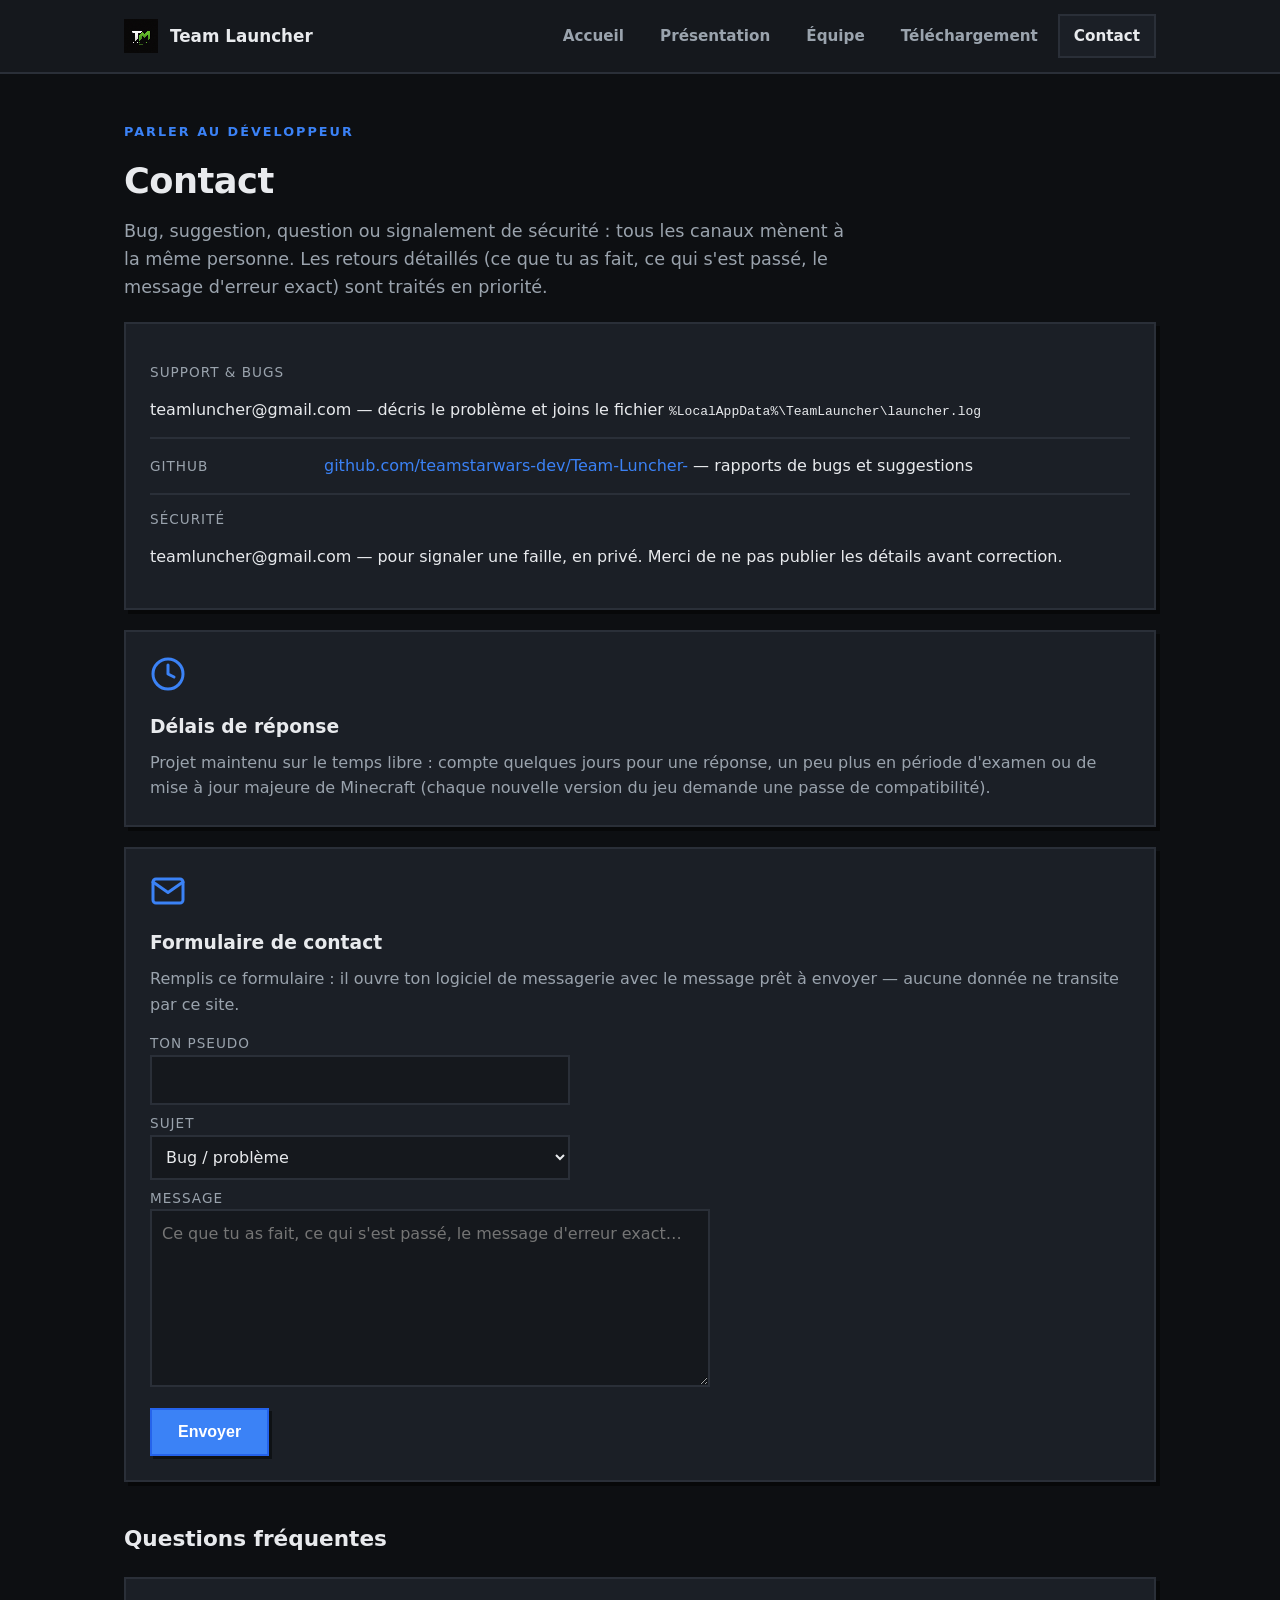
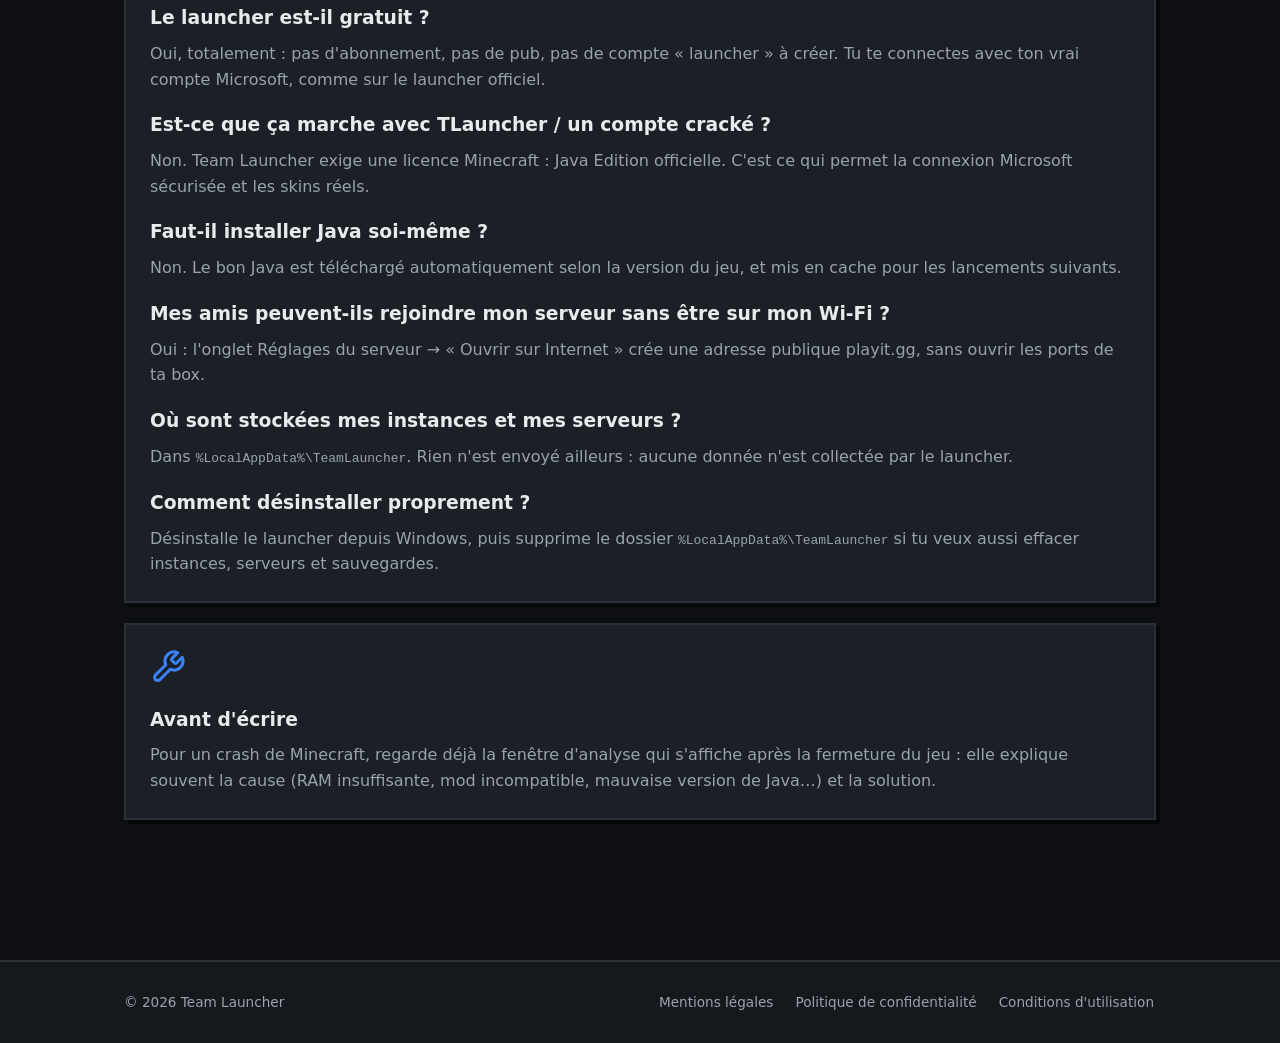
<file: site/website/contact.html>
<!DOCTYPE html>
<html lang="fr">
<head>
    <meta charset="UTF-8">
    <meta name="viewport" content="width=device-width, initial-scale=1.0">
    <title>Contact — Team Launcher</title>
    <meta name="description" content="Contacte le développeur de Team Launcher : support, bugs, suggestions, sécurité. Formulaire et FAQ intégrés.">
    <meta property="og:title" content="Contact — Team Launcher">
    <meta property="og:description" content="Support, bugs, suggestions : tous les canaux mènent au développeur.">
    <meta property="og:type" content="website">
    <meta property="og:image" content="img/logo.png">
    <link rel="icon" href="img/logo.png">
    <link rel="stylesheet" href="css/style.css">
</head>
<body>

<header>
    <div class="navbar">
        <a class="brand" href="index.html">
            <img src="img/logo.png" alt="Logo Team Launcher">
            Team Launcher
        </a>
        <nav>
            <a href="index.html">Accueil</a>
            <a href="presentation.html">Présentation</a>
            <a href="equipe.html">Équipe</a>
            <a href="telechargement.html">Téléchargement</a>
            <a href="contact.html" class="active">Contact</a>
        </nav>
    </div>
</header>

<main>
    <div class="kicker">Parler au développeur</div>
    <h1>Contact</h1>
    <p class="lead">
        Bug, suggestion, question ou signalement de sécurité : tous les canaux mènent
        à la même personne. Les retours détaillés (ce que tu as fait, ce qui s'est passé,
        le message d'erreur exact) sont traités en priorité.
    </p>

    <div class="card">
        <div class="contact-line">
            <span class="contact-label">Support &amp; bugs</span>
            <span>teamluncher@gmail.com — décris le problème et joins le fichier
                  <code>%LocalAppData%\TeamLauncher\launcher.log</code></span>
        </div>
        <div class="contact-line">
            <span class="contact-label">GitHub</span>
            <span><a href="https://github.com/teamstarwars-dev/Team-Luncher-">github.com/teamstarwars-dev/Team-Luncher-</a> — rapports de bugs et suggestions</span>
        </div>
        <div class="contact-line">
            <span class="contact-label">Sécurité</span>
            <span>teamluncher@gmail.com — pour signaler une faille, en privé.
                  Merci de ne pas publier les détails avant correction.</span>
        </div>
    </div>

    <div class="card">
        <svg class="icon-svg" viewBox="0 0 24 24" fill="none" stroke="currentColor" stroke-width="2" stroke-linecap="round" stroke-linejoin="round"><circle cx="12" cy="12" r="10"/><polyline points="12 6 12 12 16 14"/></svg>
        <h3>Délais de réponse</h3>
        <p>Projet maintenu sur le temps libre : compte quelques jours pour une réponse,
           un peu plus en période d'examen ou de mise à jour majeure de Minecraft
           (chaque nouvelle version du jeu demande une passe de compatibilité).</p>
    </div>

    <div class="card">
        <svg class="icon-svg" viewBox="0 0 24 24" fill="none" stroke="currentColor" stroke-width="2" stroke-linecap="round" stroke-linejoin="round"><path d="M4 4h16c1.1 0 2 .9 2 2v12c0 1.1-.9 2-2 2H4c-1.1 0-2-.9-2-2V6c0-1.1.9-2 2-2z"/><polyline points="22,6 12,13 2,6"/></svg>
        <h3>Formulaire de contact</h3>
        <p>Remplis ce formulaire : il ouvre ton logiciel de messagerie avec le message
           prêt à envoyer — aucune donnée ne transite par ce site.</p>
        <form id="contact-form" style="margin-top: 16px;">
            <p style="margin-bottom: 8px;">
                <label for="cf-name" style="display:block; font-size:.85rem; color: var(--muted); text-transform:uppercase; letter-spacing:1px;">Ton pseudo</label>
                <input id="cf-name" name="name" type="text" required style="width:100%; max-width:420px; padding:10px; background:var(--panel); color:var(--text); border:2px solid var(--border); font:inherit;">
            </p>
            <p style="margin-bottom: 8px;">
                <label for="cf-subject" style="display:block; font-size:.85rem; color: var(--muted); text-transform:uppercase; letter-spacing:1px;">Sujet</label>
                <select id="cf-subject" name="subject" style="width:100%; max-width:420px; padding:10px; background:var(--panel); color:var(--text); border:2px solid var(--border); font:inherit;">
                    <option>Bug / problème</option>
                    <option>Suggestion</option>
                    <option>Question</option>
                    <option>Autre</option>
                </select>
            </p>
            <p style="margin-bottom: 14px;">
                <label for="cf-message" style="display:block; font-size:.85rem; color: var(--muted); text-transform:uppercase; letter-spacing:1px;">Message</label>
                <textarea id="cf-message" name="message" rows="6" required
                    placeholder="Ce que tu as fait, ce qui s'est passé, le message d'erreur exact…"
                    style="width:100%; max-width:560px; padding:10px; background:var(--panel); color:var(--text); border:2px solid var(--border); font:inherit; resize:vertical;"></textarea>
            </p>
            <button class="btn btn-primary" type="submit">Envoyer</button>
        </form>
    </div>

    <h2>Questions fréquentes</h2>
    <div class="card">
        <h3>Le launcher est-il gratuit ?</h3>
        <p>Oui, totalement : pas d'abonnement, pas de pub, pas de compte « launcher » à créer.
           Tu te connectes avec ton vrai compte Microsoft, comme sur le launcher officiel.</p>
        <h3 style="margin-top:18px;">Est-ce que ça marche avec TLauncher / un compte cracké ?</h3>
        <p>Non. Team Launcher exige une licence Minecraft : Java Edition officielle.
           C'est ce qui permet la connexion Microsoft sécurisée et les skins réels.</p>
        <h3 style="margin-top:18px;">Faut-il installer Java soi-même ?</h3>
        <p>Non. Le bon Java est téléchargé automatiquement selon la version du jeu,
           et mis en cache pour les lancements suivants.</p>
        <h3 style="margin-top:18px;">Mes amis peuvent-ils rejoindre mon serveur sans être sur mon Wi-Fi ?</h3>
        <p>Oui : l'onglet Réglages du serveur → « Ouvrir sur Internet » crée une adresse
           publique playit.gg, sans ouvrir les ports de ta box.</p>
        <h3 style="margin-top:18px;">Où sont stockées mes instances et mes serveurs ?</h3>
        <p>Dans <code>%LocalAppData%\TeamLauncher</code>. Rien n'est envoyé ailleurs :
           aucune donnée n'est collectée par le launcher.</p>
        <h3 style="margin-top:18px;">Comment désinstaller proprement ?</h3>
        <p>Désinstalle le launcher depuis Windows, puis supprime le dossier
           <code>%LocalAppData%\TeamLauncher</code> si tu veux aussi effacer instances,
           serveurs et sauvegardes.</p>
    </div>

    <div class="card">
        <svg class="icon-svg" viewBox="0 0 24 24" fill="none" stroke="currentColor" stroke-width="2" stroke-linecap="round" stroke-linejoin="round"><path d="M14.7 6.3a1 1 0 0 0 0 1.4l1.6 1.6a1 1 0 0 0 1.4 0l3.77-3.77a6 6 0 0 1-7.94 7.94l-6.91 6.91a2.12 2.12 0 0 1-3-3l6.91-6.91a6 6 0 0 1 7.94-7.94l-3.76 3.76z"/></svg>
        <h3>Avant d'écrire</h3>
        <p>Pour un crash de Minecraft, regarde déjà la fenêtre d'analyse qui s'affiche
           après la fermeture du jeu : elle explique souvent la cause (RAM insuffisante,
           mod incompatible, mauvaise version de Java…) et la solution.</p>
    </div>
</main>

<script>
document.getElementById("contact-form").addEventListener("submit", function (e) {
    e.preventDefault();
    var name = document.getElementById("cf-name").value.trim();
    var subject = document.getElementById("cf-subject").value;
    var message = document.getElementById("cf-message").value.trim();
    var body = "Pseudo : " + name + "\n\n" + message;
    window.location.href = "mailto:teamluncher@gmail.com"
        + "?subject=" + encodeURIComponent("[Team Launcher] " + subject)
        + "&body=" + encodeURIComponent(body);
});
</script>

<footer>
    <div class="footer-inner">
        <span>© 2026 Team Launcher</span>
        <nav>
            <a href="mentions-legales.html">Mentions légales</a>
            <a href="confidentialite.html">Politique de confidentialité</a>
            <a href="conditions-utilisation.html">Conditions d'utilisation</a>
        </nav>
    </div>
</footer>

</body>
</html>
</file>
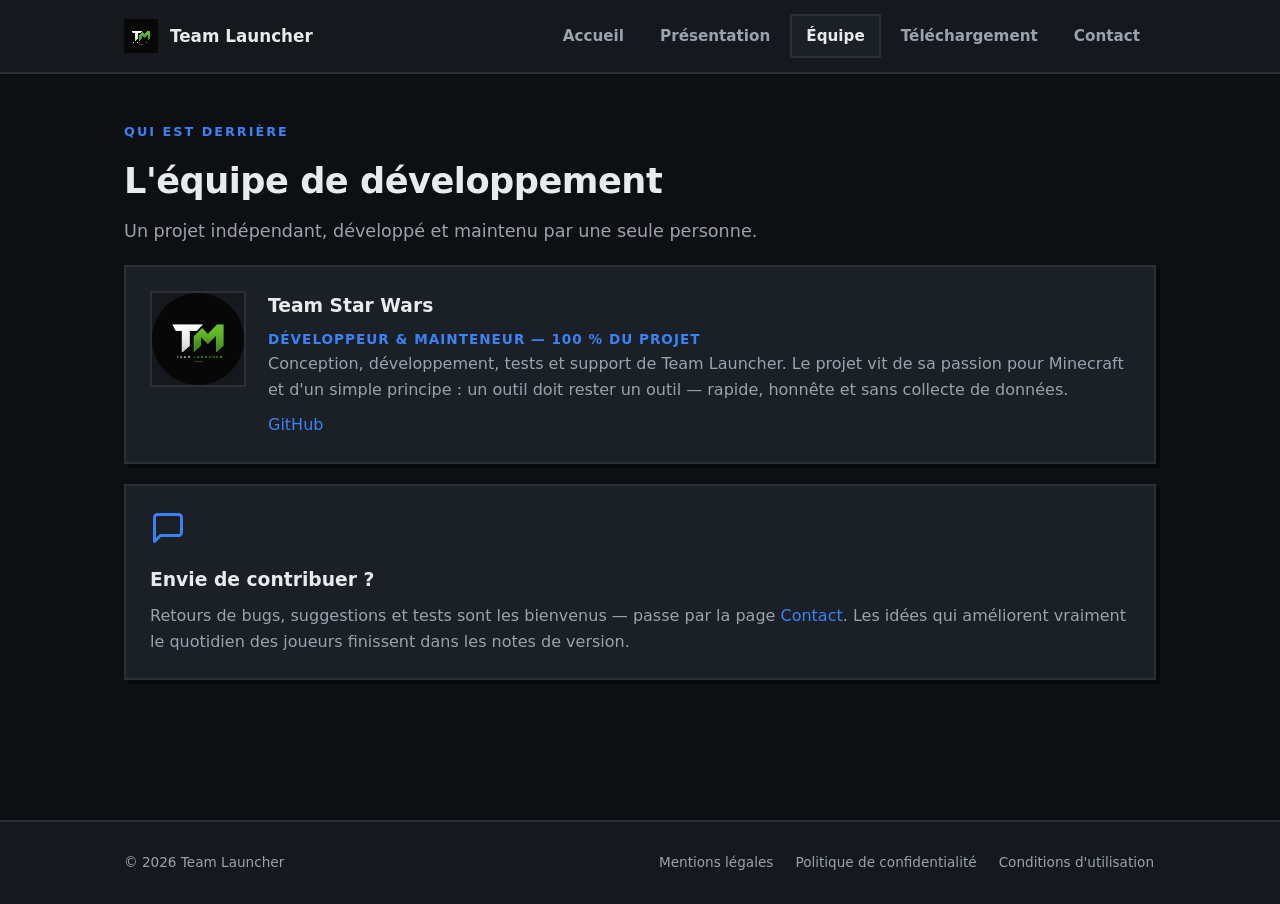
<file: site/website/equipe.html>
<!DOCTYPE html>
<html lang="fr">
<head>
    <meta charset="UTF-8">
    <meta name="viewport" content="width=device-width, initial-scale=1.0">
    <title>Équipe — Team Launcher</title>
    <meta name="description" content="L'équipe derrière Team Launcher : un projet indépendant développé et maintenu par un seul développeur passionné.">
    <meta property="og:title" content="Équipe — Team Launcher">
    <meta property="og:description" content="Découvre le développeur derrière Team Launcher.">
    <meta property="og:type" content="website">
    <meta property="og:image" content="img/logo.png">
    <link rel="icon" href="img/logo.png">
    <link rel="stylesheet" href="css/style.css">
</head>
<body>

<header>
    <div class="navbar">
        <a class="brand" href="index.html">
            <img src="img/logo.png" alt="Logo Team Launcher">
            Team Launcher
        </a>
        <nav>
            <a href="index.html">Accueil</a>
            <a href="presentation.html">Présentation</a>
            <a href="equipe.html" class="active">Équipe</a>
            <a href="telechargement.html">Téléchargement</a>
            <a href="contact.html">Contact</a>
        </nav>
    </div>
</header>

<main>
    <div class="kicker">Qui est derrière</div>
    <h1>L'équipe de développement</h1>
    <p class="lead">Un projet indépendant, développé et maintenu par une seule personne.</p>

    <div class="card member">
        <div class="avatar"><img src="img/logo.png" alt="TSW" style="width:100%; height:100%; border-radius:50%; object-fit:cover;"></div>
        <div>
            <h3>Team Star Wars</h3>
            <div class="role">Développeur &amp; mainteneur — 100 % du projet</div>
            <p>
                Conception, développement, tests et support de Team Launcher.
                Le projet vit de sa passion pour Minecraft et d'un simple principe :
                un outil doit rester un outil — rapide, honnête et sans collecte de données.
            </p>
            <p style="margin-top:10px;">
                <a href="https://github.com/teamstarwars-dev/Team-Luncher-">GitHub</a>
            </p>
        </div>
    </div>

    <div class="card">
        <svg class="icon-svg" viewBox="0 0 24 24" fill="none" stroke="currentColor" stroke-width="2" stroke-linecap="round" stroke-linejoin="round"><path d="M21 15a2 2 0 0 1-2 2H7l-4 4V5a2 2 0 0 1 2-2h14a2 2 0 0 1 2 2z"/></svg>
        <h3>Envie de contribuer ?</h3>
        <p>Retours de bugs, suggestions et tests sont les bienvenus — passe par la page
           <a href="contact.html">Contact</a>. Les idées qui améliorent vraiment le quotidien
           des joueurs finissent dans les notes de version.</p>
    </div>
</main>

<footer>
    <div class="footer-inner">
        <span>© 2026 Team Launcher</span>
        <nav>
            <a href="mentions-legales.html">Mentions légales</a>
            <a href="confidentialite.html">Politique de confidentialité</a>
            <a href="conditions-utilisation.html">Conditions d'utilisation</a>
        </nav>
    </div>
</footer>

</body>
</html>
</file>
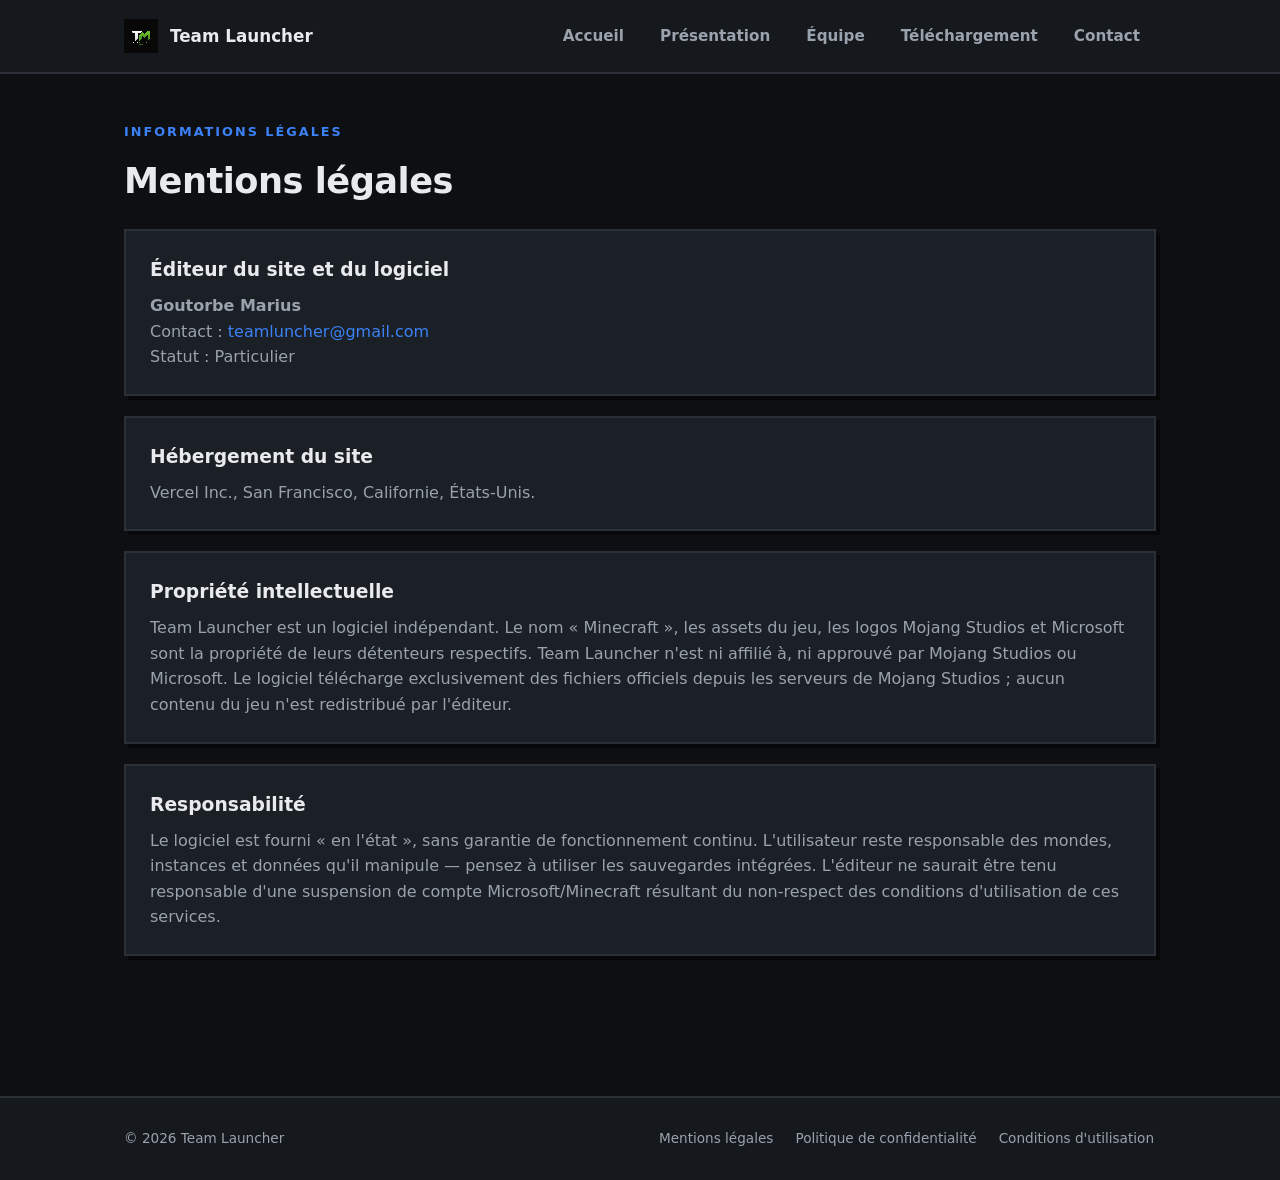
<file: site/website/mentions-legales.html>
<!DOCTYPE html>
<html lang="fr">
<head>
    <meta charset="UTF-8">
    <meta name="viewport" content="width=device-width, initial-scale=1.0">
    <title>Mentions légales — Team Launcher</title>
    <link rel="icon" href="img/logo.png">
    <link rel="stylesheet" href="css/style.css">
</head>
<body>

<header>
    <div class="navbar">
        <a class="brand" href="index.html">
            <img src="img/logo.png" alt="Logo Team Launcher">
            Team Launcher
        </a>
        <nav>
            <a href="index.html">Accueil</a>
            <a href="presentation.html">Présentation</a>
            <a href="equipe.html">Équipe</a>
            <a href="telechargement.html">Téléchargement</a>
            <a href="contact.html">Contact</a>
        </nav>
    </div>
</header>

<main>
    <div class="kicker">Informations légales</div>
    <h1>Mentions légales</h1>

    <div class="card">
        <h3>Éditeur du site et du logiciel</h3>
        <p><strong>Goutorbe Marius</strong><br>
           Contact : <a href="mailto:teamluncher@gmail.com">teamluncher@gmail.com</a><br>
           Statut : Particulier</p>
    </div>

    <div class="card">
        <h3>Hébergement du site</h3>
        <p>Vercel Inc., San Francisco, Californie, États-Unis.</p>
    </div>

    <div class="card">
        <h3>Propriété intellectuelle</h3>
        <p>Team Launcher est un logiciel indépendant. Le nom « Minecraft », les assets du jeu,
           les logos Mojang Studios et Microsoft sont la propriété de leurs détenteurs respectifs.
           Team Launcher n'est ni affilié à, ni approuvé par Mojang Studios ou Microsoft.
           Le logiciel télécharge exclusivement des fichiers officiels depuis les serveurs de
           Mojang Studios ; aucun contenu du jeu n'est redistribué par l'éditeur.</p>
    </div>

    <div class="card">
        <h3>Responsabilité</h3>
        <p>Le logiciel est fourni « en l'état », sans garantie de fonctionnement continu.
           L'utilisateur reste responsable des mondes, instances et données qu'il manipule —
           pensez à utiliser les sauvegardes intégrées. L'éditeur ne saurait être tenu
           responsable d'une suspension de compte Microsoft/Minecraft résultant du non-respect
           des conditions d'utilisation de ces services.</p>
    </div>
</main>

<footer>
    <div class="footer-inner">
        <span>© 2026 Team Launcher</span>
        <nav>
            <a href="mentions-legales.html">Mentions légales</a>
            <a href="confidentialite.html">Politique de confidentialité</a>
            <a href="conditions-utilisation.html">Conditions d'utilisation</a>
        </nav>
    </div>
</footer>

</body>
</html>
</file>
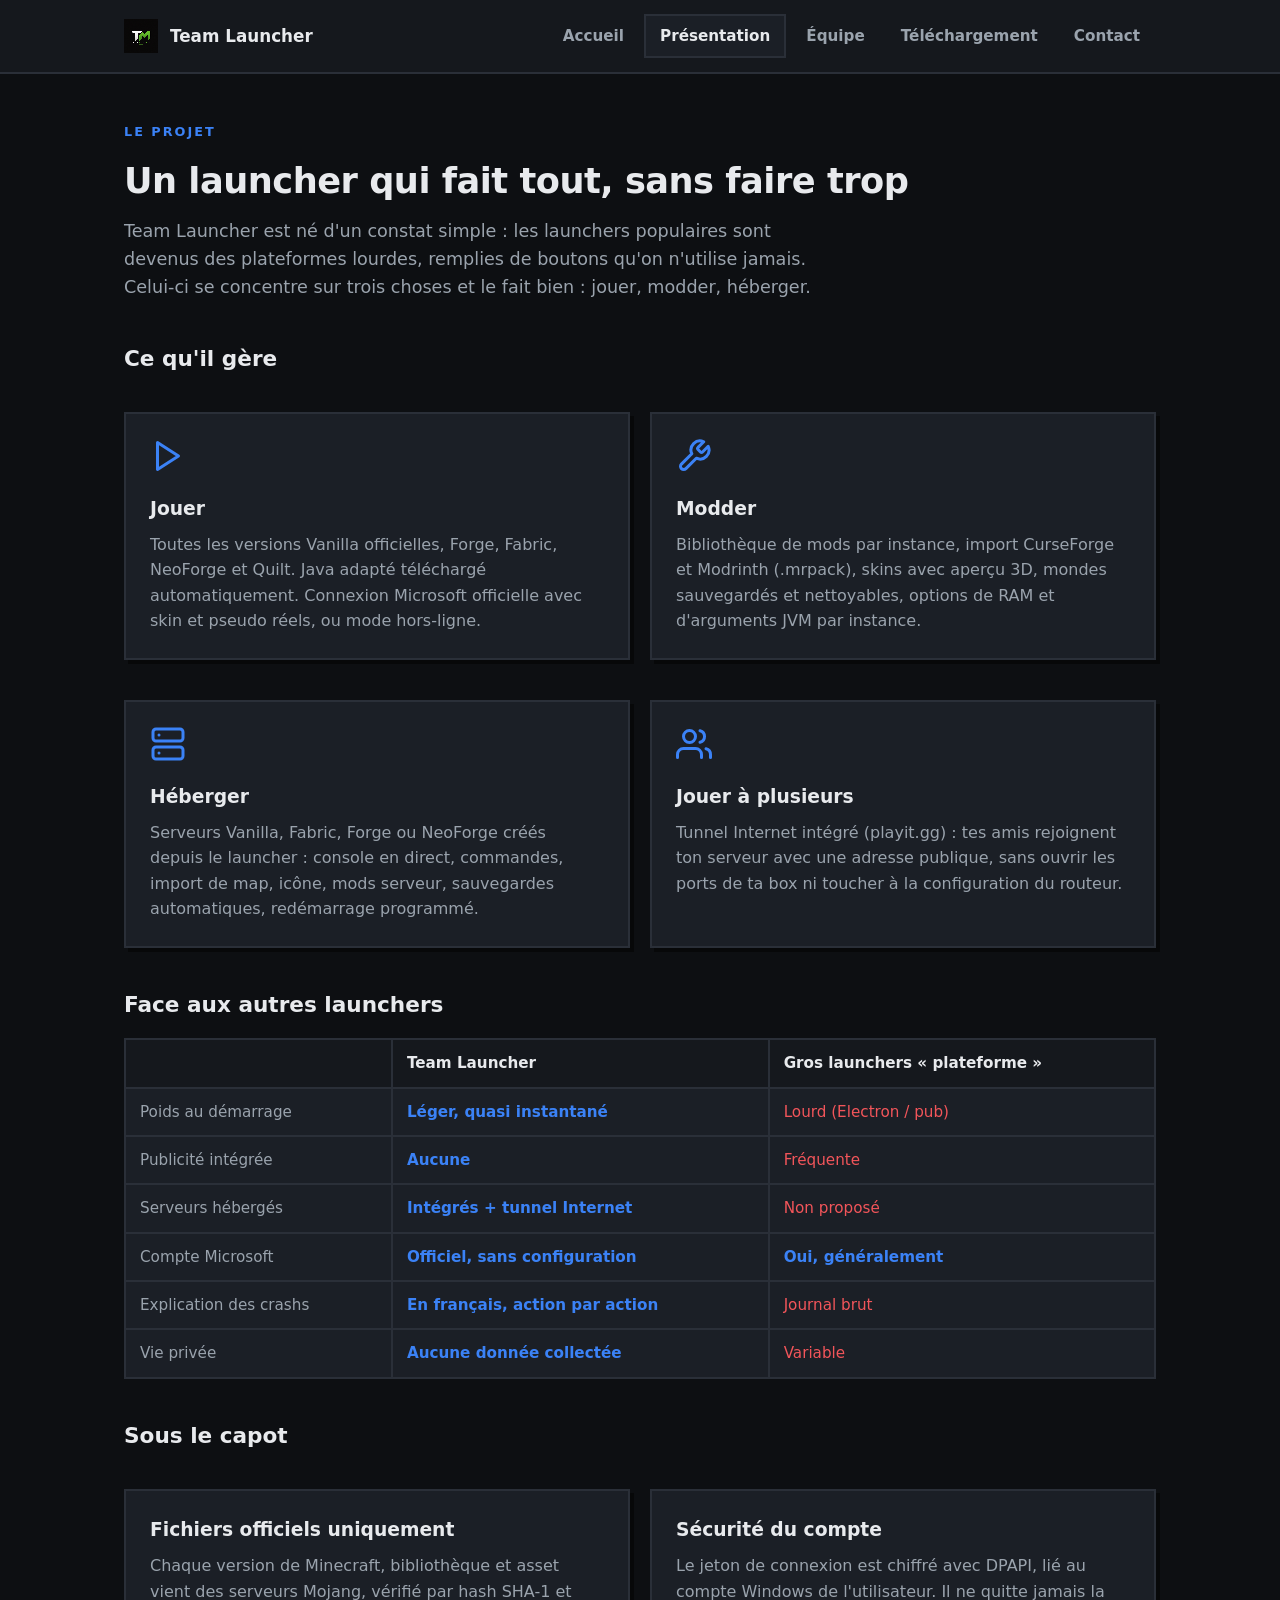
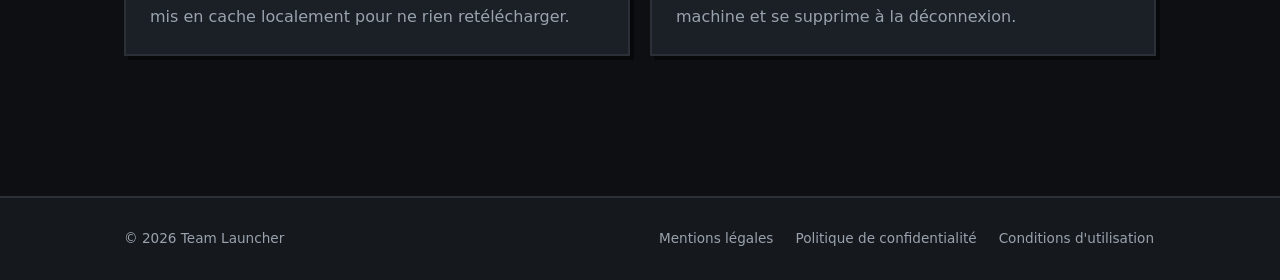
<file: site/website/presentation.html>
<!DOCTYPE html>
<html lang="fr">
<head>
    <meta charset="UTF-8">
    <meta name="viewport" content="width=device-width, initial-scale=1.0">
    <title>Présentation — Team Launcher</title>
    <meta name="description" content="Découvre Team Launcher : un launcher Minecraft Java qui gère tes instances, mods et serveurs. Comparatif avec les autres launchers.">
    <meta property="og:title" content="Présentation — Team Launcher">
    <meta property="og:description" content="Un launcher Minecraft qui fait tout, sans faire trop. Comparatif et fonctionnalités.">
    <meta property="og:type" content="website">
    <meta property="og:image" content="img/logo.png">
    <link rel="icon" href="img/logo.png">
    <link rel="stylesheet" href="css/style.css">
</head>
<body>

<header>
    <div class="navbar">
        <a class="brand" href="index.html">
            <img src="img/logo.png" alt="Logo Team Launcher">
            Team Launcher
        </a>
        <nav>
            <a href="index.html">Accueil</a>
            <a href="presentation.html" class="active">Présentation</a>
            <a href="equipe.html">Équipe</a>
            <a href="telechargement.html">Téléchargement</a>
            <a href="contact.html">Contact</a>
        </nav>
    </div>
</header>

<main>
    <div class="kicker">Le projet</div>
    <h1>Un launcher qui fait tout, sans faire trop</h1>
    <p class="lead">
        Team Launcher est né d'un constat simple : les launchers populaires sont devenus
        des plateformes lourdes, remplies de boutons qu'on n'utilise jamais.
        Celui-ci se concentre sur trois choses et le fait bien : jouer, modder, héberger.
    </p>

    <h2>Ce qu'il gère</h2>
    <div class="grid-2">
        <div class="card">
            <svg class="icon-svg" viewBox="0 0 24 24" fill="none" stroke="currentColor" stroke-width="2" stroke-linecap="round" stroke-linejoin="round"><polygon points="5 3 19 12 5 21 5 3"/></svg>
            <h3>Jouer</h3>
            <p>Toutes les versions Vanilla officielles, Forge, Fabric, NeoForge et Quilt.
               Java adapté téléchargé automatiquement. Connexion Microsoft officielle
               avec skin et pseudo réels, ou mode hors-ligne.</p>
        </div>
        <div class="card">
            <svg class="icon-svg" viewBox="0 0 24 24" fill="none" stroke="currentColor" stroke-width="2" stroke-linecap="round" stroke-linejoin="round"><path d="M14.7 6.3a1 1 0 0 0 0 1.4l1.6 1.6a1 1 0 0 0 1.4 0l3.77-3.77a6 6 0 0 1-7.94 7.94l-6.91 6.91a2.12 2.12 0 0 1-3-3l6.91-6.91a6 6 0 0 1 7.94-7.94l-3.76 3.76z"/></svg>
            <h3>Modder</h3>
            <p>Bibliothèque de mods par instance, import CurseForge et Modrinth (.mrpack),
               skins avec aperçu 3D, mondes sauvegardés et nettoyables,
               options de RAM et d'arguments JVM par instance.</p>
        </div>
        <div class="card">
            <svg class="icon-svg" viewBox="0 0 24 24" fill="none" stroke="currentColor" stroke-width="2" stroke-linecap="round" stroke-linejoin="round"><rect x="2" y="2" width="20" height="8" rx="2" ry="2"/><rect x="2" y="14" width="20" height="8" rx="2" ry="2"/><line x1="6" y1="6" x2="6.01" y2="6"/><line x1="6" y1="18" x2="6.01" y2="18"/></svg>
            <h3>Héberger</h3>
            <p>Serveurs Vanilla, Fabric, Forge ou NeoForge créés depuis le launcher :
               console en direct, commandes, import de map, icône, mods serveur,
               sauvegardes automatiques, redémarrage programmé.</p>
        </div>
        <div class="card">
            <svg class="icon-svg" viewBox="0 0 24 24" fill="none" stroke="currentColor" stroke-width="2" stroke-linecap="round" stroke-linejoin="round"><path d="M17 21v-2a4 4 0 0 0-4-4H5a4 4 0 0 0-4 4v2"/><circle cx="9" cy="7" r="4"/><path d="M23 21v-2a4 4 0 0 0-3-3.87"/><path d="M16 3.13a4 4 0 0 1 0 7.75"/></svg>
            <h3>Jouer à plusieurs</h3>
            <p>Tunnel Internet intégré (playit.gg) : tes amis rejoignent ton serveur
               avec une adresse publique, sans ouvrir les ports de ta box ni toucher
               à la configuration du routeur.</p>
        </div>
    </div>

    <h2>Face aux autres launchers</h2>
    <table>
        <tr><th></th><th>Team Launcher</th><th>Gros launchers « plateforme »</th></tr>
        <tr><td>Poids au démarrage</td><td class="ok">Léger, quasi instantané</td><td class="no">Lourd (Electron / pub)</td></tr>
        <tr><td>Publicité intégrée</td><td class="ok">Aucune</td><td class="no">Fréquente</td></tr>
        <tr><td>Serveurs hébergés</td><td class="ok">Intégrés + tunnel Internet</td><td class="no">Non proposé</td></tr>
        <tr><td>Compte Microsoft</td><td class="ok">Officiel, sans configuration</td><td class="ok">Oui, généralement</td></tr>
        <tr><td>Explication des crashs</td><td class="ok">En français, action par action</td><td class="no">Journal brut</td></tr>
        <tr><td>Vie privée</td><td class="ok">Aucune donnée collectée</td><td class="no">Variable</td></tr>
    </table>

    <h2>Sous le capot</h2>
    <div class="grid-2">
        <div class="card">
            <h3>Fichiers officiels uniquement</h3>
            <p>Chaque version de Minecraft, bibliothèque et asset vient des serveurs Mojang,
               vérifié par hash SHA-1 et mis en cache localement pour ne rien retélécharger.</p>
        </div>
        <div class="card">
            <h3>Sécurité du compte</h3>
            <p>Le jeton de connexion est chiffré avec DPAPI, lié au compte Windows de
               l'utilisateur. Il ne quitte jamais la machine et se supprime à la déconnexion.</p>
        </div>
    </div>
</main>

<footer>
    <div class="footer-inner">
        <span>© 2026 Team Launcher</span>
        <nav>
            <a href="mentions-legales.html">Mentions légales</a>
            <a href="confidentialite.html">Politique de confidentialité</a>
            <a href="conditions-utilisation.html">Conditions d'utilisation</a>
        </nav>
    </div>
</footer>

</body>
</html>
</file>
<file: site/website/css/style.css>
/* ============================================================
   Team Launcher — maquette de site
   Style : sombre, blocs nets (bordures 2px + ombres franches),
   cohérent avec l'identité "pixel/bloc" du launcher.
   Pas d'arrondis mous, pas de dégradés gratuits.
   ============================================================ */

:root {
    --bg: #0d0f12;
    --panel: #15181d;
    --card: #1b1f26;
    --border: #2a2f38;
    --text: #e8eaed;
    --muted: #9aa3ad;
    --accent: #3b82f6;          /* bleu */
    --accent-dark: #2563eb;
    --danger: #f2555a;
}

* { margin: 0; padding: 0; box-sizing: border-box; }

body {
    background: var(--bg);
    color: var(--text);
    font-family: "Segoe UI", system-ui, sans-serif;
    line-height: 1.6;
}

a { color: var(--accent); text-decoration: none; }
a:hover { text-decoration: underline; }

nav a,
.btn,
.card,
.badge,
.hero-shot {
    transition-property: color, background-color, border-color, transform, box-shadow;
    transition-duration: .2s;
    transition-timing-function: cubic-bezier(.25, .6, .3, 1);
}

/* ---------- en-tête / navigation ---------- */

header {
    background: var(--panel);
    border-bottom: 2px solid var(--border);
    position: sticky;
    top: 0;
    z-index: 10;
}

.navbar {
    max-width: 1080px;
    margin: 0 auto;
    padding: 14px 24px;
    display: flex;
    align-items: center;
    gap: 28px;
}

.brand {
    display: flex;
    align-items: center;
    gap: 12px;
    font-weight: 700;
    font-size: 1.05rem;
    color: var(--text) !important;
}
.brand:hover { text-decoration: none; }
.brand img { width: 34px; height: 34px; image-rendering: pixelated; }

nav { display: flex; gap: 4px; margin-left: auto; flex-wrap: wrap; }

nav a {
    color: var(--muted);
    padding: 8px 14px;
    border: 2px solid transparent;
    font-weight: 600;
    font-size: 0.95rem;
}
nav a:hover { color: var(--text); text-decoration: none; }
nav a.active {
    color: var(--text);
    border-color: var(--border);
    background: var(--card);
}

/* ---------- structure commune ---------- */

main { max-width: 1080px; margin: 0 auto; padding: 48px 24px 80px; }

h1 { font-size: 2.2rem; letter-spacing: -0.5px; margin-bottom: 8px; }
h2 { font-size: 1.35rem; margin: 40px 0 16px; }
.lead { color: var(--muted); font-size: 1.1rem; max-width: 720px; }

.kicker {
    color: var(--accent);
    font-weight: 700;
    font-size: 0.8rem;
    letter-spacing: 2px;
    text-transform: uppercase;
    margin-bottom: 10px;
}

.card {
    background: var(--card);
    border: 2px solid var(--border);
    box-shadow: 4px 4px 0 rgba(0, 0, 0, 0.45);
    padding: 24px;
    margin-top: 20px;
}
.card:hover {
    transform: translate(-2px, -2px);
    box-shadow: 6px 6px 0 rgba(0, 0, 0, 0.45);
}

.card h3 { margin-bottom: 8px; }
.card p { color: var(--muted); }

.grid-2 { display: grid; grid-template-columns: 1fr 1fr; gap: 20px; }
.grid-3 { display: grid; grid-template-columns: repeat(3, 1fr); gap: 20px; }

@media (max-width: 760px) {
    .grid-2, .grid-3 { grid-template-columns: 1fr; }
    .navbar { flex-wrap: wrap; }
    nav { margin-left: 0; }
}

.icon {
    font-size: 1.6rem;
    display: inline-block;
    margin-bottom: 10px;
}

.icon-svg {
    width: 36px;
    height: 36px;
    color: var(--accent);
    display: inline-block;
    margin-bottom: 12px;
}

/* ---------- boutons ---------- */

.btn {
    display: inline-block;
    padding: 13px 26px;
    font-weight: 700;
    font-size: 1rem;
    border: 2px solid var(--border);
    background: var(--card);
    color: var(--text) !important;
    cursor: pointer;
    box-shadow: 3px 3px 0 rgba(0, 0, 0, 0.45);
    transition: transform .16s cubic-bezier(.25, .6, .3, 1),
                box-shadow .16s cubic-bezier(.25, .6, .3, 1),
                background-color .16s ease,
                border-color .16s ease;
    will-change: transform;
}
.btn:hover { text-decoration: none; transform: translate(-2px, -2px); box-shadow: 5px 5px 0 rgba(0, 0, 0, 0.45); }
.btn:active { transform: translate(1px, 1px); box-shadow: 1px 1px 0 rgba(0, 0, 0, 0.45); }

.btn-primary {
    background: var(--accent);
    border-color: var(--accent-dark);
    color: #fff !important;
}

.btn-big {
    font-size: 1.15rem;
    padding: 18px 36px;
}

.btn .sub { display: block; font-weight: 400; font-size: 0.78rem; opacity: .75; }

/* ---------- héros (accueil) ---------- */

.hero {
    display: grid;
    grid-template-columns: 1.2fr 1fr;
    gap: 40px;
    align-items: center;
    padding: 30px 0 10px;
}
@media (max-width: 760px) { .hero { grid-template-columns: 1fr; } }

.hero-shot {
    border: 2px solid var(--border);
    overflow: hidden;
}
.hero-shot img {
    display: block;
    width: 100%;
    height: auto;
    transition: transform .35s cubic-bezier(.25, .6, .3, 1);
}
.hero-shot:hover img { transform: scale(1.03); }

.badge-row { display: flex; gap: 10px; flex-wrap: wrap; margin-top: 22px; }

.badge {
    border: 2px solid var(--border);
    background: var(--card);
    color: var(--muted);
    font-size: .82rem;
    padding: 5px 12px;
}

/* ---------- tableau comparatif / liste ---------- */

ul.checklist { list-style: none; margin-top: 8px; }
ul.checklist li { padding: 7px 0 7px 30px; position: relative; color: var(--muted); }
ul.checklist li::before {
    content: "✔";
    position: absolute; left: 0;
    color: var(--accent);
    font-weight: 700;
}

table {
    width: 100%;
    border-collapse: collapse;
    margin-top: 12px;
    font-size: .95rem;
}
th, td {
    text-align: left;
    padding: 11px 14px;
    border: 2px solid var(--border);
}
th { background: var(--panel); color: var(--text); }
td { color: var(--muted); background: var(--card); }
td.ok { color: var(--accent); font-weight: 700; }
td.no { color: var(--danger); }

/* ---------- page téléchargement ---------- */

.dl-box {
    background: var(--card);
    border: 2px solid var(--accent-dark);
    box-shadow: 6px 6px 0 rgba(0, 0, 0, 0.45);
    padding: 40px;
    text-align: center;
    margin-top: 26px;
}
.dl-note { color: var(--muted); font-size: .88rem; margin-top: 16px; }

.steps { counter-reset: step; list-style: none; margin-top: 8px; }
.steps li { counter-increment: step; padding: 10px 0 10px 52px; position: relative; color: var(--muted); }
.steps li::before {
    content: counter(step);
    position: absolute; left: 0; top: 6px;
    width: 34px; height: 34px;
    display: flex; align-items: center; justify-content: center;
    background: var(--accent);
    color: #fff;
    font-weight: 800;
    border: 2px solid var(--accent-dark);
}

/* ---------- équipe ---------- */

.member {
    display: flex;
    gap: 22px;
    align-items: flex-start;
}
.avatar {
    width: 96px; height: 96px;
    border: 2px solid var(--border);
    background: var(--panel);
    display: flex; align-items: center; justify-content: center;
    font-size: 2rem;
    flex-shrink: 0;
}
.role { color: var(--accent); font-weight: 600; font-size: .85rem; letter-spacing: 1px; text-transform: uppercase; }

/* ---------- contact ---------- */

.contact-line {
    display: flex;
    gap: 14px;
    align-items: baseline;
    padding: 14px 0;
    border-bottom: 2px solid var(--border);
    flex-wrap: wrap;
}
.contact-line:last-child { border-bottom: none; }
.contact-label { width: 160px; color: var(--muted); font-size: .85rem; text-transform: uppercase; letter-spacing: 1px; }

/* ---------- pied de page ---------- */

footer {
    border-top: 2px solid var(--border);
    background: var(--panel);
    margin-top: 60px;
}
.footer-inner {
    max-width: 1080px;
    margin: 0 auto;
    padding: 28px 24px;
    display: flex;
    gap: 24px;
    flex-wrap: wrap;
    align-items: center;
    font-size: .85rem;
    color: var(--muted);
}
footer nav { margin-left: auto; display: flex; gap: 18px; }
footer nav a { color: var(--muted); padding: 0; font-weight: 400; font-size: .85rem; }
footer nav a:hover { color: var(--text); }

/* ---------- animations d'entrée ---------- */

@media (prefers-reduced-motion: no-preference) {
    main {
        animation: fade-up .35s cubic-bezier(.25, .6, .3, 1) both;
    }
}

@keyframes fade-up {
    from { opacity: 0; transform: translateY(8px); }
    to   { opacity: 1; transform: none; }
}

@media (prefers-reduced-motion: reduce) {
    *, *::before, *::after {
        animation-duration: .01ms !important;
        transition-duration: .01ms !important;
    }
}

/* ---------- actualités ---------- */

.news-feed {
    display: flex;
    flex-direction: column;
    gap: 14px;
    margin-top: 8px;
}

.news-card {
    background: var(--card);
    border: 2px solid var(--border);
    padding: 18px 22px;
}

.news-card:hover {
    border-color: var(--accent);
    transform: translateY(-1px);
    box-shadow: 0 4px 16px rgba(111, 191, 74, .08);
}

.news-card-header {
    display: flex;
    align-items: center;
    gap: 12px;
    flex-wrap: wrap;
    margin-bottom: 10px;
}

.news-tag {
    font-size: .7rem;
    font-weight: 700;
    text-transform: uppercase;
    letter-spacing: .5px;
    padding: 3px 8px;
    color: #12140e;
}

.news-title {
    font-size: 1.05rem;
    font-weight: 700;
    color: var(--text);
}

.news-date {
    margin-left: auto;
    font-family: "Consolas", monospace;
    font-size: .8rem;
    color: var(--muted);
}

.news-text {
    font-size: .9rem;
    color: var(--muted);
    line-height: 1.55;
}

.news-loading,
.news-empty {
    color: var(--muted);
    font-size: .9rem;
    text-align: center;
    padding: 20px;
}
</file>
<file: site/maquette/css/style.css>
/* ============================================================
   Team Launcher — maquette de site
   Style : sombre, blocs nets (bordures 2px + ombres franches),
   cohérent avec l'identité "pixel/bloc" du launcher.
   Pas d'arrondis mous, pas de dégradés gratuits.
   ============================================================ */

:root {
    --bg: #0d0f12;
    --panel: #15181d;
    --card: #1b1f26;
    --border: #2a2f38;
    --text: #e8eaed;
    --muted: #9aa3ad;
    --accent: #3b82f6;          /* bleu */
    --accent-dark: #2563eb;
    --danger: #f2555a;
}

* { margin: 0; padding: 0; box-sizing: border-box; }

body {
    background: var(--bg);
    color: var(--text);
    font-family: "Segoe UI", system-ui, sans-serif;
    line-height: 1.6;
}

a { color: var(--accent); text-decoration: none; }
a:hover { text-decoration: underline; }

nav a,
.btn,
.card,
.badge,
.hero-shot {
    transition-property: color, background-color, border-color, transform, box-shadow;
    transition-duration: .2s;
    transition-timing-function: cubic-bezier(.25, .6, .3, 1);
}

/* ---------- en-tête / navigation ---------- */

header {
    background: var(--panel);
    border-bottom: 2px solid var(--border);
    position: sticky;
    top: 0;
    z-index: 10;
}

.navbar {
    max-width: 1080px;
    margin: 0 auto;
    padding: 14px 24px;
    display: flex;
    align-items: center;
    gap: 28px;
}

.brand {
    display: flex;
    align-items: center;
    gap: 12px;
    font-weight: 700;
    font-size: 1.05rem;
    color: var(--text) !important;
}
.brand:hover { text-decoration: none; }
.brand img { width: 34px; height: 34px; image-rendering: pixelated; }

nav { display: flex; gap: 4px; margin-left: auto; flex-wrap: wrap; }

nav a {
    color: var(--muted);
    padding: 8px 14px;
    border: 2px solid transparent;
    font-weight: 600;
    font-size: 0.95rem;
}
nav a:hover { color: var(--text); text-decoration: none; }
nav a.active {
    color: var(--text);
    border-color: var(--border);
    background: var(--card);
}

/* ---------- structure commune ---------- */

main { max-width: 1080px; margin: 0 auto; padding: 48px 24px 80px; }

h1 { font-size: 2.2rem; letter-spacing: -0.5px; margin-bottom: 8px; }
h2 { font-size: 1.35rem; margin: 40px 0 16px; }
.lead { color: var(--muted); font-size: 1.1rem; max-width: 720px; }

.kicker {
    color: var(--accent);
    font-weight: 700;
    font-size: 0.8rem;
    letter-spacing: 2px;
    text-transform: uppercase;
    margin-bottom: 10px;
}

.card {
    background: var(--card);
    border: 2px solid var(--border);
    box-shadow: 4px 4px 0 rgba(0, 0, 0, 0.45);
    padding: 24px;
    margin-top: 20px;
}
.card:hover {
    transform: translate(-2px, -2px);
    box-shadow: 6px 6px 0 rgba(0, 0, 0, 0.45);
}

.card h3 { margin-bottom: 8px; }
.card p { color: var(--muted); }

.grid-2 { display: grid; grid-template-columns: 1fr 1fr; gap: 20px; }
.grid-3 { display: grid; grid-template-columns: repeat(3, 1fr); gap: 20px; }

@media (max-width: 760px) {
    .grid-2, .grid-3 { grid-template-columns: 1fr; }
    .navbar { flex-wrap: wrap; }
    nav { margin-left: 0; }
}

.icon {
    font-size: 1.6rem;
    display: inline-block;
    margin-bottom: 10px;
}

/* ---------- boutons ---------- */

.btn {
    display: inline-block;
    padding: 13px 26px;
    font-weight: 700;
    font-size: 1rem;
    border: 2px solid var(--border);
    background: var(--card);
    color: var(--text) !important;
    cursor: pointer;
    box-shadow: 3px 3px 0 rgba(0, 0, 0, 0.45);
    transition: transform .16s cubic-bezier(.25, .6, .3, 1),
                box-shadow .16s cubic-bezier(.25, .6, .3, 1),
                background-color .16s ease,
                border-color .16s ease;
    will-change: transform;
}
.btn:hover { text-decoration: none; transform: translate(-2px, -2px); box-shadow: 5px 5px 0 rgba(0, 0, 0, 0.45); }
.btn:active { transform: translate(1px, 1px); box-shadow: 1px 1px 0 rgba(0, 0, 0, 0.45); }

.btn-primary {
    background: var(--accent);
    border-color: var(--accent-dark);
    color: #fff !important;
}

.btn-big {
    font-size: 1.15rem;
    padding: 18px 36px;
}

.btn .sub { display: block; font-weight: 400; font-size: 0.78rem; opacity: .75; }

/* ---------- héros (accueil) ---------- */

.hero {
    display: grid;
    grid-template-columns: 1.2fr 1fr;
    gap: 40px;
    align-items: center;
    padding: 30px 0 10px;
}
@media (max-width: 760px) { .hero { grid-template-columns: 1fr; } }

.hero-shot {
    border: 2px solid var(--border);
    overflow: hidden;
}
.hero-shot img {
    display: block;
    width: 100%;
    height: auto;
    transition: transform .35s cubic-bezier(.25, .6, .3, 1);
}
.hero-shot:hover img { transform: scale(1.03); }

.badge-row { display: flex; gap: 10px; flex-wrap: wrap; margin-top: 22px; }

.badge {
    border: 2px solid var(--border);
    background: var(--card);
    color: var(--muted);
    font-size: .82rem;
    padding: 5px 12px;
}

/* ---------- tableau comparatif / liste ---------- */

ul.checklist { list-style: none; margin-top: 8px; }
ul.checklist li { padding: 7px 0 7px 30px; position: relative; color: var(--muted); }
ul.checklist li::before {
    content: "✔";
    position: absolute; left: 0;
    color: var(--accent);
    font-weight: 700;
}

table {
    width: 100%;
    border-collapse: collapse;
    margin-top: 12px;
    font-size: .95rem;
}
th, td {
    text-align: left;
    padding: 11px 14px;
    border: 2px solid var(--border);
}
th { background: var(--panel); color: var(--text); }
td { color: var(--muted); background: var(--card); }
td.ok { color: var(--accent); font-weight: 700; }
td.no { color: var(--danger); }

/* ---------- page téléchargement ---------- */

.dl-box {
    background: var(--card);
    border: 2px solid var(--accent-dark);
    box-shadow: 6px 6px 0 rgba(0, 0, 0, 0.45);
    padding: 40px;
    text-align: center;
    margin-top: 26px;
}
.dl-note { color: var(--muted); font-size: .88rem; margin-top: 16px; }

.steps { counter-reset: step; list-style: none; margin-top: 8px; }
.steps li { counter-increment: step; padding: 10px 0 10px 52px; position: relative; color: var(--muted); }
.steps li::before {
    content: counter(step);
    position: absolute; left: 0; top: 6px;
    width: 34px; height: 34px;
    display: flex; align-items: center; justify-content: center;
    background: var(--accent);
    color: #fff;
    font-weight: 800;
    border: 2px solid var(--accent-dark);
}

/* ---------- équipe ---------- */

.member {
    display: flex;
    gap: 22px;
    align-items: flex-start;
}
.avatar {
    width: 96px; height: 96px;
    border: 2px solid var(--border);
    background: var(--panel);
    display: flex; align-items: center; justify-content: center;
    font-size: 2rem;
    flex-shrink: 0;
}
.role { color: var(--accent); font-weight: 600; font-size: .85rem; letter-spacing: 1px; text-transform: uppercase; }

/* ---------- contact ---------- */

.contact-line {
    display: flex;
    gap: 14px;
    align-items: baseline;
    padding: 14px 0;
    border-bottom: 2px solid var(--border);
    flex-wrap: wrap;
}
.contact-line:last-child { border-bottom: none; }
.contact-label { width: 160px; color: var(--muted); font-size: .85rem; text-transform: uppercase; letter-spacing: 1px; }

/* ---------- pied de page ---------- */

footer {
    border-top: 2px solid var(--border);
    background: var(--panel);
    margin-top: 60px;
}
.footer-inner {
    max-width: 1080px;
    margin: 0 auto;
    padding: 28px 24px;
    display: flex;
    gap: 24px;
    flex-wrap: wrap;
    align-items: center;
    font-size: .85rem;
    color: var(--muted);
}
footer nav { margin-left: auto; display: flex; gap: 18px; }
footer nav a { color: var(--muted); padding: 0; font-weight: 400; font-size: .85rem; }
footer nav a:hover { color: var(--text); }

/* ---------- animations d'entrée ---------- */

@media (prefers-reduced-motion: no-preference) {
    main {
        animation: fade-up .35s cubic-bezier(.25, .6, .3, 1) both;
    }
}

@keyframes fade-up {
    from { opacity: 0; transform: translateY(8px); }
    to   { opacity: 1; transform: none; }
}

@media (prefers-reduced-motion: reduce) {
    *, *::before, *::after {
        animation-duration: .01ms !important;
        transition-duration: .01ms !important;
    }
}

/* ---------- actualités ---------- */

.news-feed {
    display: flex;
    flex-direction: column;
    gap: 14px;
    margin-top: 8px;
}

.news-card {
    background: var(--card);
    border: 2px solid var(--border);
    padding: 18px 22px;
}

.news-card:hover {
    border-color: var(--accent);
    transform: translateY(-1px);
    box-shadow: 0 4px 16px rgba(111, 191, 74, .08);
}

.news-card-header {
    display: flex;
    align-items: center;
    gap: 12px;
    flex-wrap: wrap;
    margin-bottom: 10px;
}

.news-tag {
    font-size: .7rem;
    font-weight: 700;
    text-transform: uppercase;
    letter-spacing: .5px;
    padding: 3px 8px;
    color: #12140e;
}

.news-title {
    font-size: 1.05rem;
    font-weight: 700;
    color: var(--text);
}

.news-date {
    margin-left: auto;
    font-family: "Consolas", monospace;
    font-size: .8rem;
    color: var(--muted);
}

.news-text {
    font-size: .9rem;
    color: var(--muted);
    line-height: 1.55;
}

.news-loading,
.news-empty {
    color: var(--muted);
    font-size: .9rem;
    text-align: center;
    padding: 20px;
}
</file>
